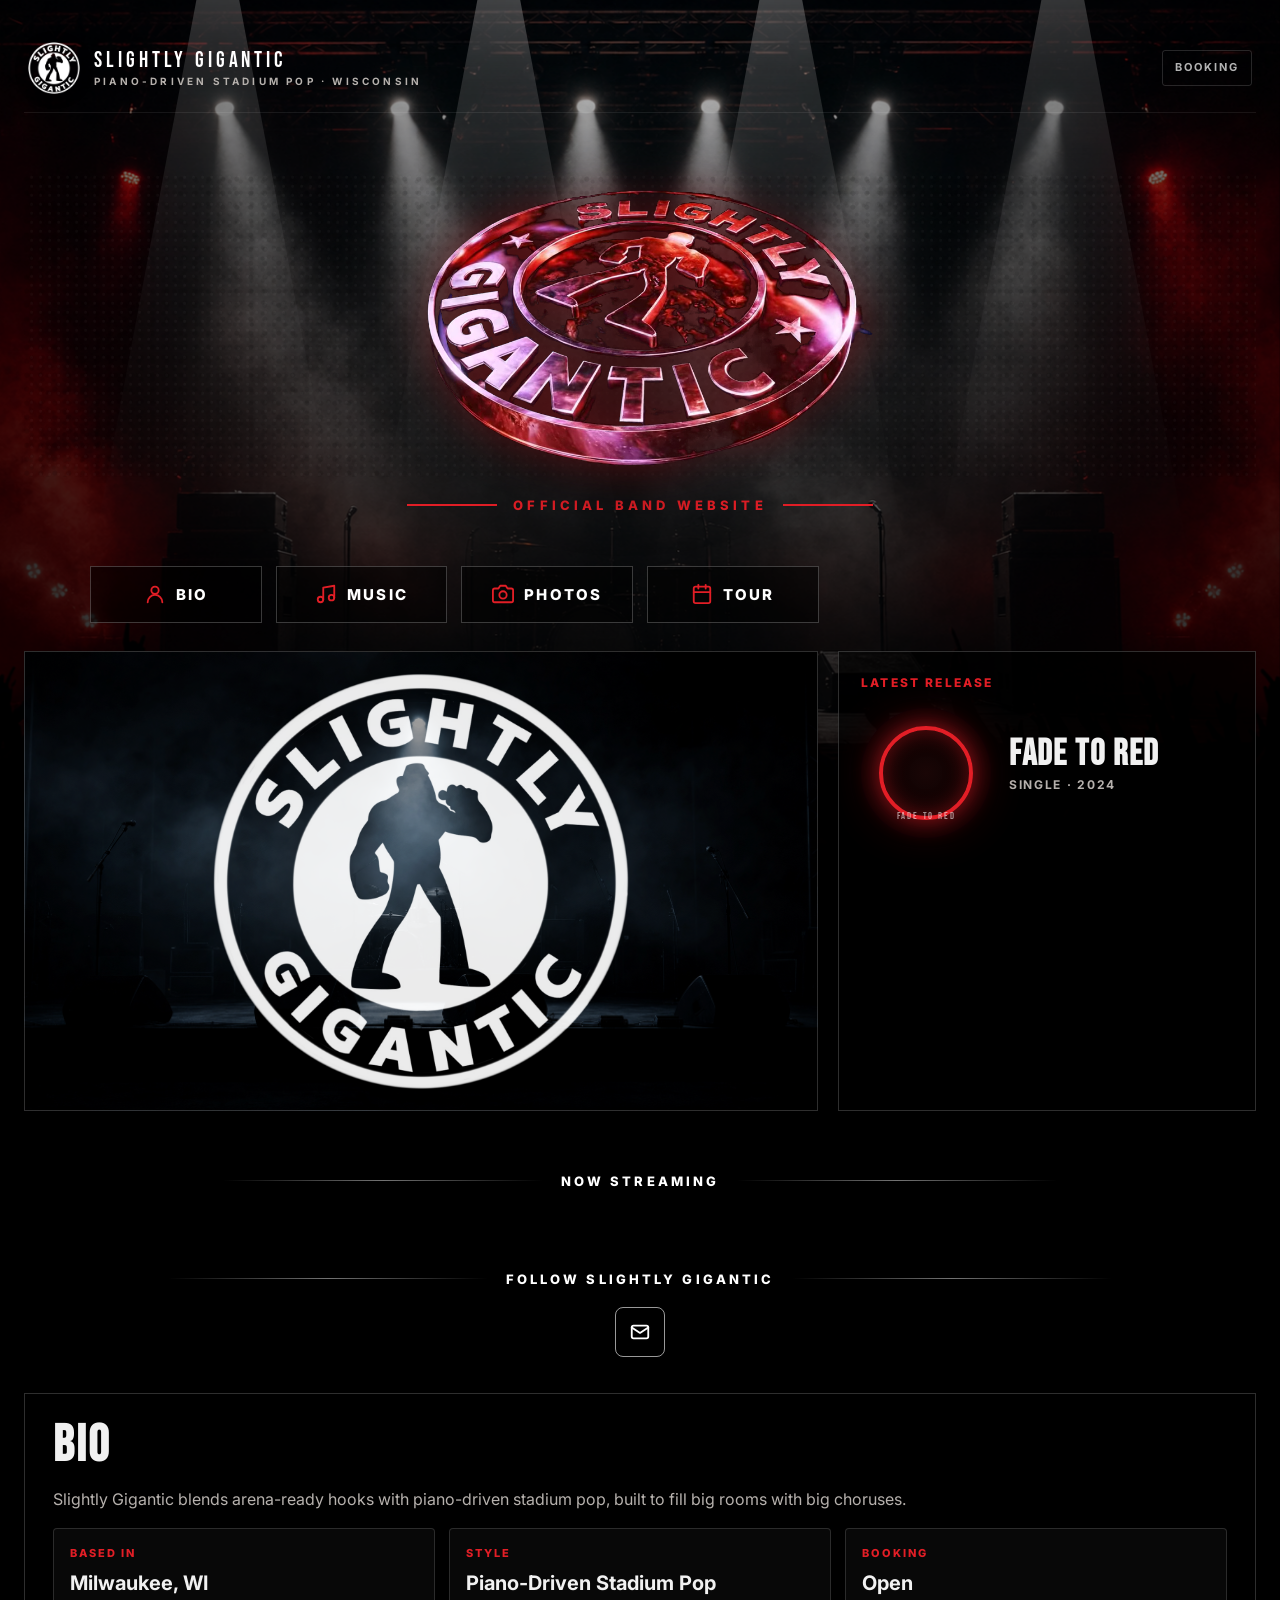
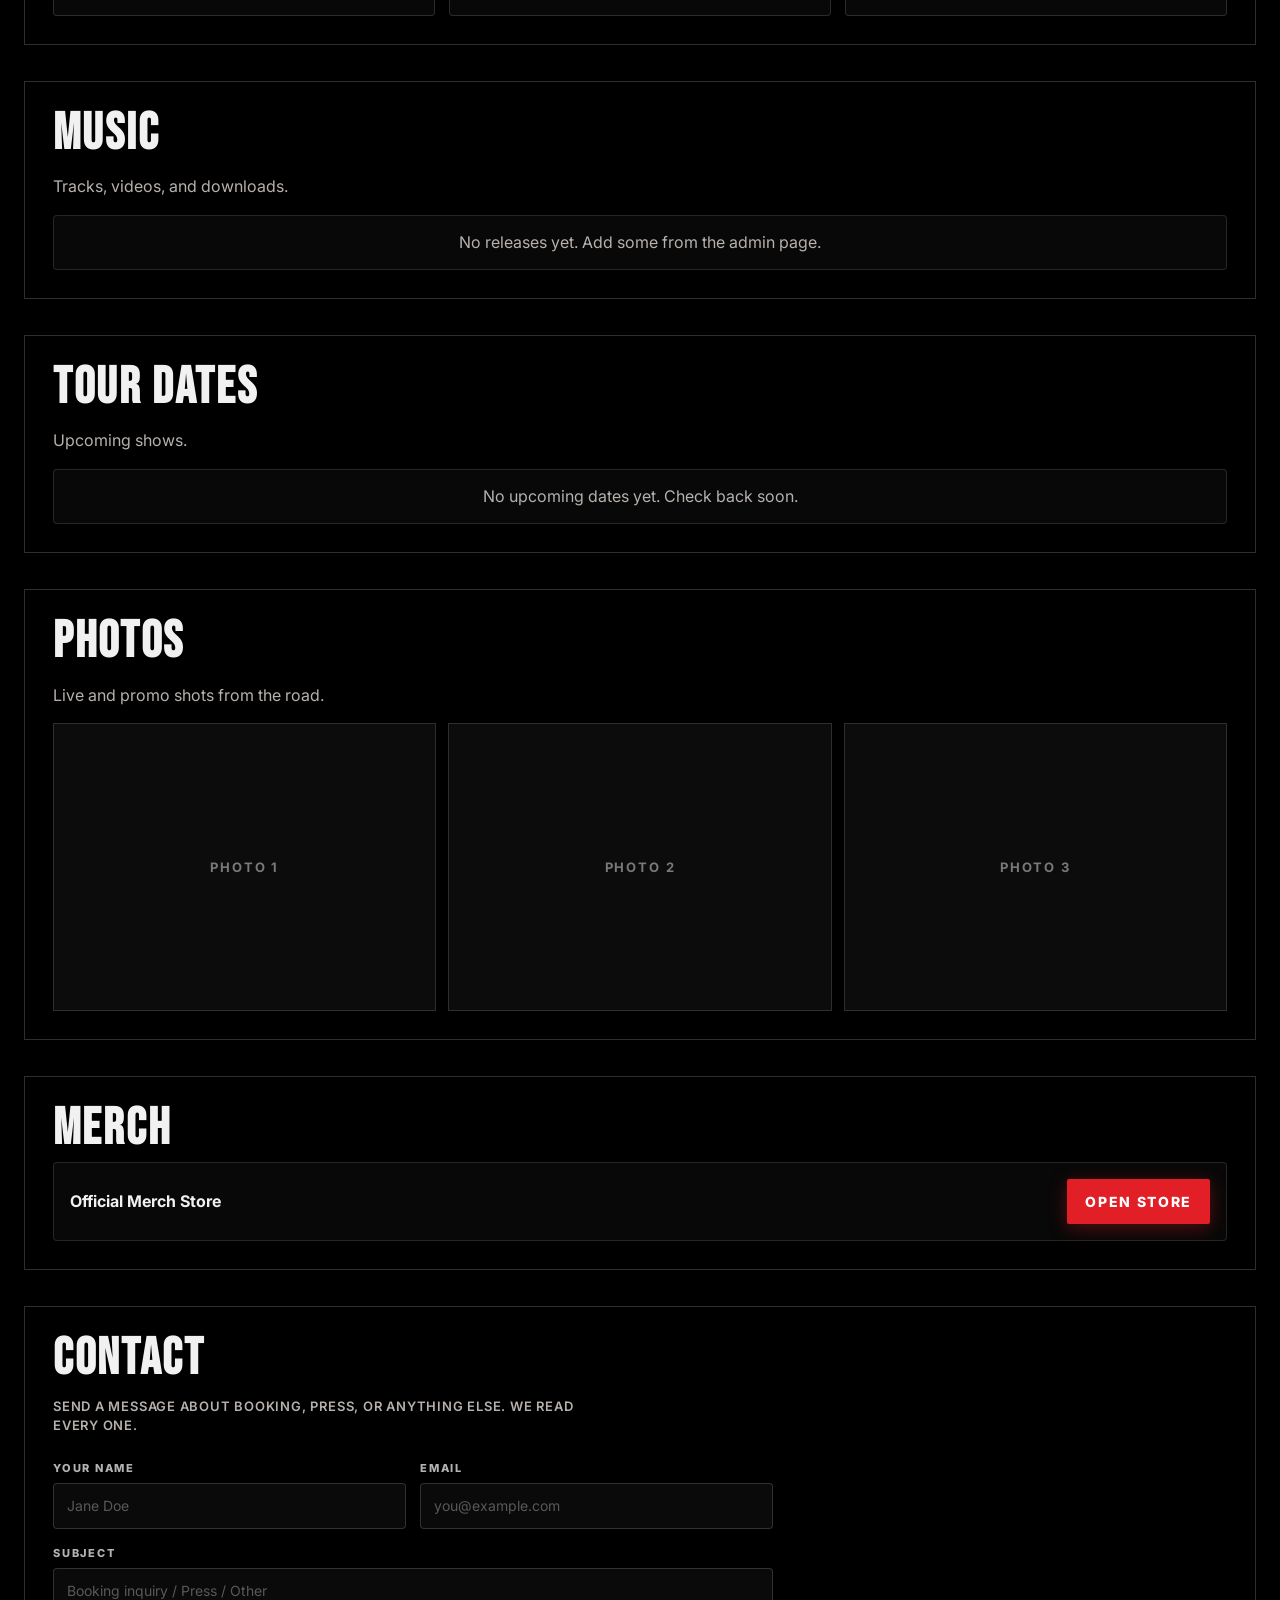
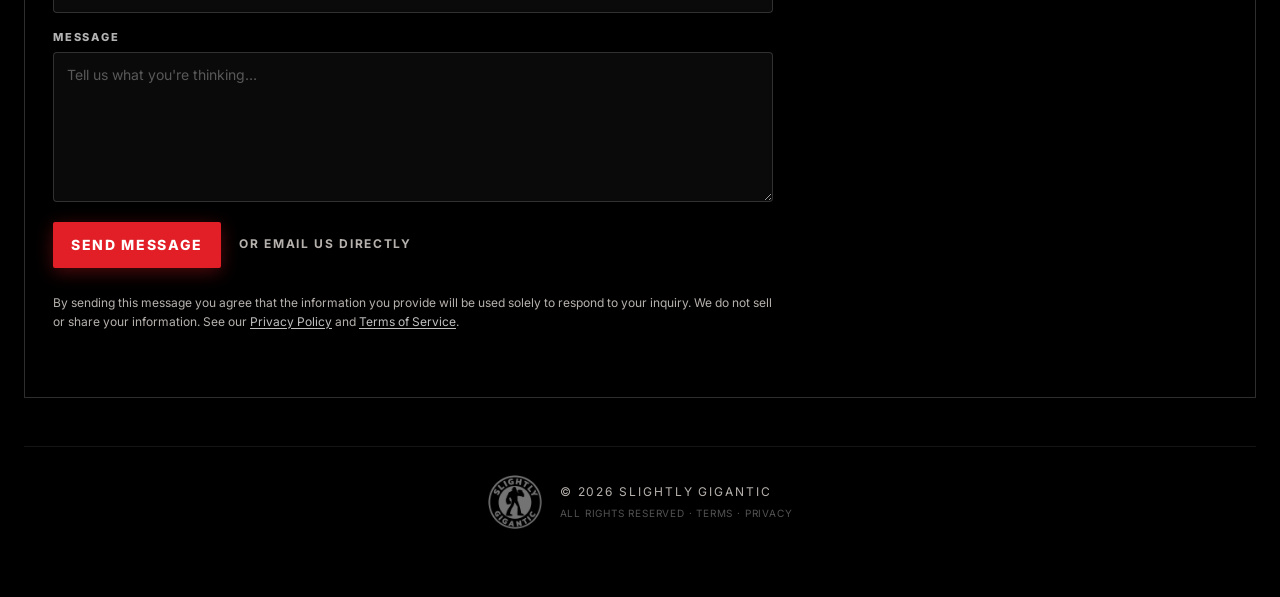
<file: index.html>
<!doctype html>
<html lang="en">
<head>
<meta charset="utf-8" />
<meta name="viewport" content="width=device-width, initial-scale=1" />
<title>Slightly Gigantic — Official Band Website</title>
<link rel="icon" type="image/png" sizes="32x32" href="images/favicon-32.png">
<link rel="icon" type="image/png" sizes="64x64" href="images/favicon-64.png">
<link rel="shortcut icon" href="images/favicon.ico">
<link rel="apple-touch-icon" sizes="256x256" href="images/logo-256.png">
<meta name="description" content="Slightly Gigantic — official band website. Bio, music, photos, merch, and booking." />
<meta name="theme-color" content="#e10b1e" />

<!-- Open Graph (Facebook, iMessage, LinkedIn, Discord, Slack) -->
<meta property="og:type" content="website" />
<meta property="og:site_name" content="Slightly Gigantic" />
<meta property="og:title" content="Slightly Gigantic — Official Band Website" />
<meta property="og:description" content="Piano-driven stadium pop from Wisconsin. Music, photos, tour dates, merch, and booking." />
<meta property="og:url" content="https://slightlygiganticband.com/" />
<meta property="og:image" content="https://slightlygiganticband.com/images/og-preview.jpg" />
<meta property="og:image:width" content="1200" />
<meta property="og:image:height" content="630" />
<meta property="og:image:alt" content="Slightly Gigantic logo on a concert stage" />

<!-- Twitter / X card -->
<meta name="twitter:card" content="summary_large_image" />
<meta name="twitter:title" content="Slightly Gigantic — Official Band Website" />
<meta name="twitter:description" content="Piano-driven stadium pop from Wisconsin. Music, photos, tour dates, merch, and booking." />
<meta name="twitter:image" content="https://slightlygiganticband.com/images/og-preview.jpg" />
<meta name="twitter:image:alt" content="Slightly Gigantic logo on a concert stage" />
<link rel="preconnect" href="https://fonts.googleapis.com">
<link rel="preconnect" href="https://fonts.gstatic.com" crossorigin>
<link href="https://fonts.googleapis.com/css2?family=Bebas+Neue&family=Inter:wght@500;600;700;800;900&display=swap" rel="stylesheet">
<link rel="stylesheet" href="styles.css?v=20260715a">
<style>
  :root {
    --bg: #0a0606;
    --panel: rgba(0,0,0,0.55);
    --panel-strong: rgba(0,0,0,0.78);
    --line: rgba(255,255,255,0.18);
    --line-strong: rgba(255,255,255,0.32);
    --text: #f1f1f1;
    --muted: #b6b1ad;
    --red: #e21e26;
    --red-bright: #ff2b32;
    --red-glow: rgba(226,30,38,0.55);
    --shadow: 0 22px 60px rgba(0,0,0,0.55);
    --display: "Bebas Neue", Impact, "Arial Narrow Bold", sans-serif;
    --body: "Inter", system-ui, -apple-system, "Segoe UI", sans-serif;
  }

  *, *::before, *::after { box-sizing: border-box; }
  html, body { margin: 0; padding: 0; }
  body {
    font-family: var(--body);
    color: var(--text);
    min-height: 100dvh;
    background: #000;
    line-height: 1.55;
    -webkit-font-smoothing: antialiased;
  }
  a { color: inherit; text-decoration: none; }
  img, svg { display: block; max-width: 100%; height: auto; }
  button { font: inherit; cursor: pointer; background: none; border: 0; color: inherit; }

  /* === Fullscreen concert backdrop === */
  .backdrop {
    position: fixed;
    inset: 0;
    z-index: 0;
    background-image: url("images/stage-bg.png");
    background-size: cover;
    background-position: center top;
    background-repeat: no-repeat;
  }
  .backdrop::after {
    content: "";
    position: absolute;
    inset: 0;
    background:
      radial-gradient(ellipse at 50% 0%, rgba(0,0,0,0) 0%, rgba(0,0,0,0.35) 60%, rgba(0,0,0,0.78) 100%),
      linear-gradient(180deg, rgba(0,0,0,0.25) 0%, rgba(0,0,0,0.55) 70%, rgba(0,0,0,0.95) 100%);
    pointer-events: none;
  }

  /* === Animated stage spotlights (overlay on the backdrop image) === */
  .spotlights {
    position: absolute;
    inset: 0;
    pointer-events: none;
    overflow: hidden;
    /* The hero photo is roughly the top ~60vh; keep beams within that area */
    mix-blend-mode: screen;   /* additive look against the dark photo */
    z-index: 0;
  }
  .beam {
    position: absolute;
    top: -6%;                 /* originate just above the rig */
    width: 22vw;
    min-width: 180px;
    max-width: 380px;
    height: 70vh;
    min-height: 380px;
    /* Soft cone of light: narrow & bright at the top, wide & faint at the bottom */
    background: linear-gradient(
      180deg,
      rgba(255,255,255,0.55) 0%,
      rgba(255,255,255,0.28) 20%,
      rgba(255,255,255,0.10) 55%,
      rgba(255,255,255,0.00) 100%
    );
    /* Triangle/cone silhouette */
    clip-path: polygon(46% 0%, 54% 0%, 96% 100%, 4% 100%);
    filter: blur(14px);
    transform-origin: 50% 0%;
    will-change: transform, opacity;
    opacity: 0.85;
  }
  /* Four beams across the rig, each with its own slow sway timing */
  .beam-1 { left:  6%;  animation: beamSway1 11s ease-in-out infinite; }
  .beam-2 { left: 28%;  animation: beamSway2 14s ease-in-out infinite; }
  .beam-3 { left: 50%;  animation: beamSway3 12s ease-in-out infinite; }
  .beam-4 { left: 72%;  animation: beamSway4 15s ease-in-out infinite; }

  @keyframes beamSway1 {
    0%   { transform: rotate(-10deg); opacity: 0.65; }
    50%  { transform: rotate( 10deg); opacity: 0.95; }
    100% { transform: rotate(-10deg); opacity: 0.65; }
  }
  @keyframes beamSway2 {
    0%   { transform: rotate(  8deg); opacity: 0.80; }
    50%  { transform: rotate( -8deg); opacity: 0.55; }
    100% { transform: rotate(  8deg); opacity: 0.80; }
  }
  @keyframes beamSway3 {
    0%   { transform: rotate( -6deg); opacity: 0.90; }
    50%  { transform: rotate(  6deg); opacity: 0.70; }
    100% { transform: rotate( -6deg); opacity: 0.90; }
  }
  @keyframes beamSway4 {
    0%   { transform: rotate( 12deg); opacity: 0.60; }
    50%  { transform: rotate(-12deg); opacity: 0.90; }
    100% { transform: rotate( 12deg); opacity: 0.60; }
  }

  /* Respect users who prefer no motion */
  @media (prefers-reduced-motion: reduce) {
    .beam { animation: none; opacity: 0.7; }
  }

  .shell {
    position: relative;
    z-index: 1;
    max-width: 1320px;
    margin: 0 auto;
    padding: 28px 24px 40px;
  }

  /* === Hero title (massive, distressed) === */
  .hero {
    text-align: center;
    padding: 40px 0 18px;
  }
  .hero-title {
    font-family: var(--display);
    font-weight: 400;
    font-size: clamp(72px, 13vw, 200px);
    line-height: 0.88;
    letter-spacing: 0.02em;
    margin: 0;
    text-transform: uppercase;
    color: #ebe7e3;
    /* concrete/distressed look via layered shadows + a noisy mask */
    text-shadow:
      0 2px 0 rgba(0,0,0,0.6),
      0 4px 22px rgba(0,0,0,0.85),
      0 0 60px rgba(0,0,0,0.4);
    position: relative;
  }
  .hero-title .line { display: block; }

  /* === Hero illustrated logo (replaces the giant text headline) === */
  .hero-logo {
    /* Override the text-only headline styling so the image sits cleanly */
    text-shadow: none;
    margin: 0;
    padding: 0;
    line-height: 0;
    font-size: 0;        /* kill the inherited huge font box */
  }
  .hero-logo::before { content: none; }   /* drop the grit pattern overlay */
  .hero-logo-img, .hero-logo-video {
    display: block;
    margin: 0 auto;
    width: clamp(260px, 42vw, 560px);
    height: auto;
    filter:
      drop-shadow(0 0 22px rgba(226,30,38,0.35))
      drop-shadow(0 8px 30px rgba(0,0,0,0.7));
  }
  /* Hide the source video off-screen — the canvas below renders the visible frames
     with black pixels replaced by transparent via JS chromakey. This works on every
     browser (iOS Safari, Android, desktop) without relying on alpha video formats. */
  .hero-logo-video {
    position: absolute;
    left: -99999px;
    width: 1px;
    height: 1px;
    opacity: 0;
    pointer-events: none;
  }
  .hero-logo-canvas {
    display: block;
    margin: 0 auto;
    width: clamp(260px, 42vw, 560px);
    height: auto;
    pointer-events: none;
    filter:
      drop-shadow(0 0 22px rgba(226,30,38,0.35))
      drop-shadow(0 8px 30px rgba(0,0,0,0.7));
  }
  @media (max-width: 720px) {
    .hero-logo-canvas { width: min(78vw, 420px); }
  }
  .hero-logo-img {
    /* The static PNG already has transparency, so skip the keyer for it */
    filter:
      drop-shadow(0 0 22px rgba(226,30,38,0.35))
      drop-shadow(0 8px 30px rgba(0,0,0,0.7));
  }
  @media (max-width: 720px) {
    .hero-logo-img, .hero-logo-video { width: min(78vw, 420px); }
  }

  /* Subtle stone/grit overlay on the headline */
  .hero-title::before {
    content: "";
    position: absolute; inset: 0;
    background-image:
      radial-gradient(circle at 20% 30%, rgba(0,0,0,0.18) 0 2px, transparent 3px),
      radial-gradient(circle at 70% 60%, rgba(0,0,0,0.14) 0 1.5px, transparent 2.5px),
      radial-gradient(circle at 40% 80%, rgba(0,0,0,0.12) 0 1.5px, transparent 2.5px),
      radial-gradient(circle at 85% 25%, rgba(255,255,255,0.05) 0 1px, transparent 2px);
    background-size: 14px 14px, 11px 11px, 17px 17px, 9px 9px;
    mix-blend-mode: multiply;
    pointer-events: none;
    opacity: 0.55;
  }

  .hero-sub {
    margin-top: 18px;
    display: inline-flex;
    align-items: center;
    gap: 16px;
    text-transform: uppercase;
    font-weight: 800;
    letter-spacing: 0.32em;
    font-size: 13px;
    color: var(--red);
  }
  .hero-sub::before, .hero-sub::after {
    content: "";
    width: 90px;
    height: 2px;
    background: var(--red);
  }

  /* === Primary nav (icon buttons) === */
  .nav {
    display: grid;
    grid-template-columns: repeat(6, 1fr);
    gap: 14px;
    max-width: 1100px;
    margin: 32px auto 28px;
  }
  .nav a {
    display: inline-flex;
    align-items: center;
    justify-content: center;
    gap: 10px;
    padding: 16px 18px;
    background: rgba(0,0,0,0.55);
    border: 1px solid rgba(255,255,255,0.22);
    color: #fff;
    text-transform: uppercase;
    font-weight: 800;
    letter-spacing: 0.14em;
    font-size: 15px;
    transition: border-color .15s ease, background .15s ease, transform .15s ease;
    min-height: 56px;
  }
  .nav a:hover { border-color: var(--red); background: rgba(40,0,0,0.7); transform: translateY(-1px); }
  .nav a svg { width: 22px; height: 22px; color: var(--red); }

  /* === Main content grid === */
  .grid {
    display: grid;
    grid-template-columns: minmax(0, 1.9fr) minmax(320px, 1fr);
    gap: 20px;
    margin-top: 8px;
  }

  /* === Brand bar (top of every page) === */
  .brandbar {
    display: flex; align-items: center; gap: 14px;
    padding: 14px 4px 18px;
    border-bottom: 1px solid rgba(255,255,255,0.08);
    margin-bottom: 22px;
  }
  .brandbar .brand-mark {
    width: 52px; height: 52px;
    background: url("images/logo-256.png") center/contain no-repeat;
    filter: drop-shadow(0 2px 6px rgba(0,0,0,0.6));
    flex-shrink: 0;
  }
  .brandbar .brand-text {
    display: flex; flex-direction: column; line-height: 1; gap: 4px;
  }
  .brandbar .brand-name {
    font-family: var(--display);
    font-size: 22px; letter-spacing: 0.18em; text-transform: uppercase;
    color: #fff; font-weight: 400;
  }
  .brandbar .brand-tag {
    font-size: 10px; letter-spacing: 0.32em; text-transform: uppercase;
    color: var(--muted); font-weight: 700;
  }
  .brandbar .brand-spacer { flex: 1; }
  .brandbar .brand-cta {
    display: inline-flex; align-items: center; gap: 8px;
    font-size: 11px; letter-spacing: 0.18em; text-transform: uppercase;
    color: rgba(255,255,255,0.7); text-decoration: none; font-weight: 700;
    padding: 8px 12px; border: 1px solid rgba(255,255,255,0.15); border-radius: 3px;
    transition: all 0.18s ease;
  }
  .brandbar .brand-cta:hover {
    color: #fff; border-color: rgba(255,255,255,0.4);
    background: rgba(255,255,255,0.04);
  }
  /* Solid red Text Club button (header) — sits next to Booking */
  .brandbar .brand-cta.cta-primary {
    background: var(--red);
    border-color: var(--red);
    color: #fff;
  }
  .brandbar .brand-cta.cta-primary:hover {
    background: var(--red-bright, #ff2233);
    border-color: var(--red-bright, #ff2233);
    color: #fff;
  }
  .brandbar .brand-cta-group {
    display: inline-flex; gap: 8px; align-items: center;
  }
  @media (max-width: 720px) {
    .brandbar .brand-mark { width: 42px; height: 42px; }
    .brandbar .brand-name { font-size: 17px; letter-spacing: 0.14em; }
    .brandbar .brand-tag { font-size: 9px; letter-spacing: 0.24em; }
    /* On mobile, keep the primary (Text Club) but hide the secondary (Booking)
       so the header stays tidy. Booking is still reachable via the Contact section. */
    .brandbar .brand-cta:not(.cta-primary) { display: none; }
    .brandbar .brand-cta.cta-primary { padding: 6px 10px; font-size: 10px; letter-spacing: 0.14em; }
  }

  /* Feature / band photo panel */
  .feature {
    position: relative;
    min-height: 460px;
    border: 1px solid rgba(255,255,255,0.18);
    background-color: #0c0c0c;
    background-image: url("images/stage-empty.png");
    background-size: cover;
    background-position: center;
    overflow: hidden;
    display: flex;
    align-items: center;
    justify-content: center;
    transition: border-color 0.4s ease;
  }
  /* When a real band photo is loaded, the photo's alpha is feathered to 0
     at every edge using a CSS mask, so the rectangle dissolves into the
     dark page instead of meeting it at a hard line. */
  .feature.has-photo {
    border-color: transparent;
    border-radius: 28px;
    background-color: transparent;
    box-shadow: none;
    /* Combine an X-axis fade and a Y-axis fade. Where either is 0, the
       photo becomes fully transparent — guaranteeing all four edges blend. */
    -webkit-mask-image:
      linear-gradient(to right,  transparent 0%, #000 14%, #000 86%, transparent 100%),
      linear-gradient(to bottom, transparent 0%, #000 12%, #000 88%, transparent 100%);
    -webkit-mask-composite: source-in;
            mask-image:
      linear-gradient(to right,  transparent 0%, #000 14%, #000 86%, transparent 100%),
      linear-gradient(to bottom, transparent 0%, #000 12%, #000 88%, transparent 100%);
            mask-composite: intersect;
  }
  /* edge-fade overlay no longer needed — mask handles the fade */
  .feature.has-photo .feature-edge-fade { display: none; }
  /* Faded logo watermark BEHIND any band photo / stage backdrop */
  .feature::before {
    content: "";
    position: absolute; inset: 0;
    background: url("images/logo-hero.png") center/min(72%, 520px) no-repeat;
    opacity: 0.10;
    mix-blend-mode: screen;
    pointer-events: none;
    z-index: 1;
    transition: opacity 0.4s ease;
  }
  .feature.has-photo { overflow: hidden; }
  .feature.has-photo::before { opacity: 0.16; }
  .feature::after {
    content: "";
    position: absolute; inset: 0;
    background: radial-gradient(ellipse at 50% 35%, rgba(0,0,0,0) 0%, rgba(0,0,0,0.55) 75%, rgba(0,0,0,0.85) 100%);
    z-index: 2;
  }
  .feature-label {
    position: relative;
    z-index: 3;
    font-family: var(--display);
    font-size: clamp(40px, 5vw, 72px);
    letter-spacing: 0.06em;
    text-transform: uppercase;
    color: rgba(255,255,255,0.78);
    text-align: center;
    line-height: 0.95;
    text-shadow: 0 4px 18px rgba(0,0,0,0.85);
  }
  /* Logo empty-state: when no band photo is uploaded, show the logo big */
  .feature.empty .feature-label { display: none; }
  .feature-logo {
    position: relative; z-index: 3;
    width: min(70%, 420px); aspect-ratio: 1/1;
    background: url("images/logo-hero.png") center/contain no-repeat;
    opacity: 0.92;
    filter: drop-shadow(0 8px 30px rgba(0,0,0,0.7));
    display: none;
  }
  .feature.empty .feature-logo { display: block; }
  .feature.empty::before { opacity: 0; }
  .feature.empty::after { background: radial-gradient(ellipse at 50% 50%, rgba(0,0,0,0) 0%, rgba(0,0,0,0.3) 100%); }
  /* Portrait / squarish band photo: letterbox instead of cropping faces.
     The faded logo watermark + dark vignette fill the letterbox bars so it
     reads as intentional staging, not empty padding. */
  .feature.has-photo.portrait-photo {
    background-size: contain;
    background-repeat: no-repeat;
    background-position: center;
    /* Give portrait shots more vertical room so they don't look tiny */
    min-height: 560px;
  }
  .feature.has-photo.portrait-photo::after { background: radial-gradient(ellipse at 50% 35%, rgba(0,0,0,0) 0%, rgba(0,0,0,0.25) 70%, rgba(0,0,0,0.55) 100%); }
  @media (max-width: 760px) {
    .feature.has-photo.portrait-photo { min-height: 480px; }
  }
  /* Landscape band photo: anchor to the top so heads aren't cut off when
     the panel is shorter than the photo's aspect ratio. */
  .feature.has-photo:not(.portrait-photo) { background-position: center top; }

  /* Sidebar */
  .sidebar { display: grid; gap: 20px; }

  .card {
    border: 1px solid rgba(255,255,255,0.18);
    background: rgba(0,0,0,0.72);
    overflow: hidden;
    position: relative;
  }

  /* Merch card */
  .merch-card { padding: 22px; display: grid; grid-template-columns: 1fr 1fr; gap: 16px; align-items: center; }
  .merch-text h3 {
    font-family: var(--display);
    font-size: 40px;
    margin: 0 0 8px;
    letter-spacing: 0.04em;
    text-transform: uppercase;
    line-height: 0.95;
  }
  .merch-text p { color: var(--muted); margin: 0 0 14px; text-transform: uppercase; font-size: 13px; letter-spacing: 0.06em; font-weight: 600; line-height: 1.4; }
  .merch-image {
    width: 100%;
    aspect-ratio: 3 / 2;
    background-image: url("images/merch.png?v=20260529c");
    background-size: cover;
    background-position: center;
    border-radius: 4px;
  }

  /* Red CTA button */
  .btn-red {
    display: inline-flex;
    align-items: center;
    justify-content: space-between;
    gap: 12px;
    padding: 12px 18px;
    background: var(--red);
    color: #fff;
    font-weight: 800;
    text-transform: uppercase;
    letter-spacing: 0.12em;
    font-size: 14px;
    border-radius: 2px;
    transition: background .15s ease, transform .15s ease;
    box-shadow: 0 4px 18px rgba(226,30,38,0.35);
  }
  .btn-red:hover { background: var(--red-bright); transform: translateY(-1px); }
  .btn-red svg { width: 14px; height: 14px; }

  /* Release card */
  .release-card { padding: 22px; }
  .eyebrow {
    color: var(--red);
    font-weight: 800;
    text-transform: uppercase;
    letter-spacing: 0.18em;
    font-size: 12px;
    margin-bottom: 16px;
  }
  .release-grid {
    display: grid;
    grid-template-columns: 130px 1fr;
    gap: 18px;
    align-items: center;
  }
  .album-art-wrap {
    width: 130px;
    height: 130px;
    position: relative;
  }
  .album-art {
    width: 130px;
    height: 130px;
    border-radius: 6px;
    object-fit: cover;
    display: block;
    box-shadow:
      0 0 22px rgba(226,30,38,0.35),
      0 8px 24px rgba(0,0,0,0.55),
      0 0 0 1px rgba(255,255,255,0.06) inset;
  }
  .album-disc {
    width: 130px;
    height: 130px;
    border-radius: 50%;
    background: radial-gradient(circle at 50% 50%, #1a0606 0%, #050000 60%);
    position: relative;
    display: grid;
    place-items: center;
  }
  .album-disc::before {
    content: "";
    position: absolute;
    inset: 18px;
    border-radius: 50%;
    border: 4px solid var(--red);
    box-shadow:
      0 0 24px var(--red-glow),
      0 0 50px rgba(226,30,38,0.35),
      inset 0 0 22px rgba(226,30,38,0.45);
  }
  .album-disc::after {
    content: "FADE TO RED";
    position: absolute;
    bottom: 14px;
    font-family: var(--display);
    font-size: 10px;
    letter-spacing: 0.18em;
    color: rgba(255,255,255,0.55);
  }
  .release-info h3 {
    font-family: var(--display);
    font-size: 36px;
    margin: 0 0 4px;
    letter-spacing: 0.04em;
    text-transform: uppercase;
    line-height: 0.95;
  }
  .release-info .meta {
    color: var(--muted);
    font-size: 12px;
    letter-spacing: 0.14em;
    text-transform: uppercase;
    font-weight: 700;
    margin-bottom: 14px;
  }
  .stream-list { display: grid; gap: 8px; }
  .stream-link {
    display: flex;
    align-items: center;
    gap: 10px;
    padding: 10px 12px;
    background: rgba(255,255,255,0.04);
    border: 1px solid rgba(255,255,255,0.12);
    border-radius: 4px;
    text-transform: uppercase;
    font-weight: 800;
    letter-spacing: 0.12em;
    font-size: 12px;
    transition: background .15s ease, border-color .15s ease;
  }
  .stream-link:hover { background: rgba(255,255,255,0.08); border-color: rgba(255,255,255,0.22); }
  .stream-link .platform-icon {
    width: 22px; height: 22px;
    display: grid; place-items: center;
    border-radius: 50%;
  }
  .stream-link .platform-icon svg { width: 14px; height: 14px; }
  .stream-link .label { flex: 1; }
  .stream-link .chev { color: rgba(255,255,255,0.55); }
  .platform-icon.spotify    { background: #1db954; color: #000; }
  .platform-icon.apple      { background: #fff;    color: #000; }
  .platform-icon.youtube    { background: #ff0000; color: #fff; }
  .platform-icon.amazon     { background: #00a8e1; color: #fff; }
  .platform-icon.soundcloud { background: #ff5500; color: #fff; }
  .platform-icon.pandora    { background: #3668ff; color: #fff; }

  /* === Social row === */
  .social-wrap {
    margin-top: 36px;
    padding-top: 24px;
    text-align: center;
  }
  .social-rule {
    display: flex; align-items: center; gap: 18px;
    justify-content: center; margin-bottom: 18px;
  }
  .social-rule::before, .social-rule::after {
    content: ""; flex: 1; max-width: 320px;
    height: 1px; background: linear-gradient(90deg, transparent, rgba(255,255,255,0.45), transparent);
  }
  .social-rule span {
    text-transform: uppercase; letter-spacing: 0.24em;
    font-weight: 800; font-size: 13px; color: #fff;
  }
  .socials { display: flex; justify-content: center; gap: 16px; flex-wrap: wrap; }
  .socials a {
    width: 50px; height: 50px;
    display: grid; place-items: center;
    border: 1.5px solid rgba(255,255,255,0.6);
    border-radius: 8px;
    color: #fff;
    transition: border-color .15s ease, color .15s ease, background .15s ease, transform .15s ease;
  }
  .socials a:hover { border-color: var(--red); color: var(--red); transform: translateY(-2px); }
  .socials a svg { width: 22px; height: 22px; }

  /* === Inner sections === */
  .section {
    margin-top: 36px;
    padding: 28px;
    background: rgba(0,0,0,0.78);
    border: 1px solid rgba(255,255,255,0.18);
    scroll-margin-top: 24px;
  }
  .section h2 {
    font-family: var(--display);
    font-size: clamp(36px, 4vw, 56px);
    margin: 0 0 8px;
    text-transform: uppercase;
    letter-spacing: 0.04em;
    line-height: 0.95;
  }
  .section p { color: var(--muted); }
  .section .eyebrow { margin-bottom: 8px; }

  .stat-row { display: grid; grid-template-columns: repeat(3, 1fr); gap: 14px; margin-top: 16px; }
  .stat { padding: 16px; border: 1px solid rgba(255,255,255,0.14); background: rgba(255,255,255,0.03); border-radius: 4px; }
  .stat .eyebrow { font-size: 11px; margin-bottom: 6px; }
  .stat strong { display: block; font-size: 20px; font-weight: 700; }

  .track-list { display: grid; gap: 10px; margin-top: 8px; }
  .track {
    display: flex; align-items: center; justify-content: space-between;
    gap: 16px; padding: 14px 16px;
    border: 1px solid rgba(255,255,255,0.12); background: rgba(255,255,255,0.03); border-radius: 4px;
  }
  .track strong { display: block; font-size: 15px; }
  .track span { color: var(--muted); font-size: 13px; }

  /* Music releases */
  .release-grid-section { display: grid; gap: 20px; margin-top: 8px; }
  .release-card-row {
    display: grid; grid-template-columns: 220px 1fr; gap: 22px;
    padding: 20px; border: 1px solid rgba(255,255,255,0.12);
    background: rgba(255,255,255,0.03); border-radius: 4px;
    align-items: start;
  }
  .release-card-row .art {
    width: 100%; aspect-ratio: 1/1; background: #0c0c0c;
    background-size: cover; background-position: center;
    border: 1px solid rgba(255,255,255,0.14); border-radius: 4px;
    position: relative; overflow: hidden;
  }
  .release-card-row .art img.art-img {
    position: absolute; inset: 0;
    width: 100%; height: 100%;
    object-fit: cover; object-position: center;
    display: block;
  }
  .release-card-row .art .play-badge {
    position: absolute; right: 10px; bottom: 10px;
    width: 44px; height: 44px; border-radius: 999px;
    background: var(--red); color: #fff;
    display: grid; place-items: center;
    box-shadow: 0 4px 18px rgba(226,30,38,0.45);
    pointer-events: none;
  }
  .release-card-row .art .play-badge svg { width: 18px; height: 18px; }
  /* When .art is a <button> (because a video is attached), strip default button chrome
     so it looks identical to the static div version, and add cursor + hover affordance. */
  .release-card-row button.art-button {
    padding: 0;
    margin: 0;
    font: inherit;
    color: inherit;
    cursor: pointer;
    appearance: none;
    -webkit-appearance: none;
    display: block;
    transition: transform 180ms ease, box-shadow 180ms ease;
  }
  .release-card-row button.art-button:hover {
    transform: translateY(-2px);
    box-shadow: 0 10px 30px rgba(226,30,38,0.25);
  }
  .release-card-row button.art-button:hover .play-badge {
    transform: scale(1.08);
  }
  .release-card-row button.art-button:focus-visible {
    outline: 2px solid var(--red);
    outline-offset: 3px;
  }
  .release-card-row button.art-button .play-badge {
    transition: transform 180ms ease;
  }
  .release-card-row h3 {
    font-family: var(--display); font-size: 32px; line-height: 1;
    letter-spacing: 0.04em; text-transform: uppercase; margin: 0 0 6px;
  }
  .release-card-row .meta { color: var(--muted); font-size: 13px; letter-spacing: 0.06em; text-transform: uppercase; font-weight: 600; margin-bottom: 12px; }
  .release-card-row .desc { color: var(--muted); font-size: 14px; line-height: 1.55; margin: 0 0 14px; max-width: 60ch; }
  .release-card-row .row-actions { display: flex; flex-wrap: wrap; gap: 10px; margin-top: 4px; }
  .release-card-row .row-actions .btn-red,
  .release-card-row .row-actions .btn-ghost {
    display: inline-flex; align-items: center; gap: 8px;
    padding: 9px 14px; border-radius: 4px;
    font-weight: 800; letter-spacing: 0.08em; text-transform: uppercase; font-size: 12px;
    text-decoration: none;
    border: 1px solid transparent;
  }
  .release-card-row .row-actions .btn-red { background: var(--red); color: #fff; }
  .release-card-row .row-actions .btn-red:hover { background: var(--red-bright); }
  .release-card-row .row-actions .btn-ghost { background: rgba(255,255,255,0.05); color: #fff; border-color: rgba(255,255,255,0.18); }
  .release-card-row .row-actions .btn-ghost:hover { background: rgba(255,255,255,0.1); border-color: rgba(255,255,255,0.3); }
  .release-card-row .row-actions svg { width: 14px; height: 14px; }
  /* Modern streaming pills — rounded, glassy, with per-platform brand color on hover */
  .release-card-row .stream-mini { display: flex; flex-wrap: wrap; gap: 8px; margin-top: 14px; }
  .release-card-row .stream-mini a {
    --pill-color: #fff;
    --pill-glow: rgba(255,255,255,0.18);
    position: relative;
    display: inline-flex; align-items: center; gap: 8px;
    padding: 8px 14px 8px 11px;
    border-radius: 999px;
    background: linear-gradient(180deg, rgba(255,255,255,0.07), rgba(255,255,255,0.03));
    border: 1px solid rgba(255,255,255,0.14);
    color: #fff;
    font-size: 11px; font-weight: 700; letter-spacing: 0.12em; text-transform: uppercase;
    text-decoration: none;
    backdrop-filter: blur(6px);
    -webkit-backdrop-filter: blur(6px);
    transition: transform 180ms ease, border-color 180ms ease, background 180ms ease, box-shadow 200ms ease, color 180ms ease;
    will-change: transform;
  }
  .release-card-row .stream-mini a::before {
    content: "";
    width: 18px; height: 18px;
    border-radius: 999px;
    background: var(--pill-color);
    background-image: var(--pill-icon);
    background-size: 60% 60%;
    background-repeat: no-repeat;
    background-position: center;
    flex-shrink: 0;
    box-shadow: 0 0 0 1px rgba(0,0,0,0.25) inset;
    transition: transform 180ms ease, box-shadow 200ms ease;
  }
  .release-card-row .stream-mini a:hover {
    transform: translateY(-1px);
    border-color: var(--pill-color);
    background: linear-gradient(180deg, rgba(255,255,255,0.10), rgba(255,255,255,0.04));
    box-shadow: 0 6px 18px -6px var(--pill-glow);
  }
  .release-card-row .stream-mini a:hover::before { transform: scale(1.08); }
  .release-card-row .stream-mini a:focus-visible {
    outline: 2px solid var(--pill-color);
    outline-offset: 3px;
  }
  .release-card-row .stream-mini a:active { transform: translateY(0); }
  /* Per-platform colors used in the dot + hover border + glow */
  .release-card-row .stream-mini a[data-platform="spotify"]    { --pill-color: #1DB954; --pill-glow: rgba(29,185,84,0.5);  --pill-icon: url("data:image/svg+xml;utf8,<svg xmlns='http://www.w3.org/2000/svg' viewBox='0 0 24 24' fill='black'><path d='M12 0a12 12 0 100 24 12 12 0 000-24zm5.5 17.3a.75.75 0 01-1 .27c-2.76-1.7-6.24-2.07-10.34-1.13a.75.75 0 11-.34-1.46c4.48-1.03 8.32-.6 11.43 1.32.36.22.46.69.25 1zm1.46-3.27a.94.94 0 01-1.27.32c-3.16-1.94-7.97-2.5-11.7-1.37a.94.94 0 11-.55-1.8c4.27-1.3 9.57-.66 13.21 1.6.44.27.58.85.31 1.25zm.13-3.4c-3.78-2.25-10.03-2.46-13.65-1.36a1.12 1.12 0 11-.65-2.15c4.14-1.26 11.04-1.02 15.4 1.57a1.13 1.13 0 11-1.1 1.94z'/></svg>"); }
  .release-card-row .stream-mini a[data-platform="apple"]      { --pill-color: #fa57c1; --pill-glow: rgba(250,87,193,0.45); --pill-icon: url("data:image/svg+xml;utf8,<svg xmlns='http://www.w3.org/2000/svg' viewBox='0 0 24 24' fill='white'><path d='M19.5 5.5v9.36a3.64 3.64 0 11-1.5-2.94V8.4l-7 1.4v6.7a3.64 3.64 0 11-1.5-2.94V6.3l10-2.05z'/></svg>"); }
  .release-card-row .stream-mini a[data-platform="amazon"]     { --pill-color: #FF9900; --pill-glow: rgba(255,153,0,0.45);  --pill-icon: url("data:image/svg+xml;utf8,<svg xmlns='http://www.w3.org/2000/svg' viewBox='0 0 24 24' fill='black'><path d='M15.7 13.7c-2.5 1.9-6.1 2.9-9.2 2.9-4.4 0-8.3-1.6-11.3-4.3-.2-.2 0-.5.3-.4 3.2 1.9 7.1 3 11.2 3 2.7 0 5.7-.6 8.5-1.7.4-.2.7.3.5.5zm1-1.2c-.3-.4-2.1-.2-2.9-.1-.2 0-.3-.2-.1-.3 1.4-1 3.7-.7 4-.4.3.4-.1 2.6-1.4 3.7-.2.2-.4.1-.3-.1.3-.8.9-2.4.7-2.8z' transform='translate(2 -3)'/><circle cx='8' cy='9' r='3' fill='black'/><circle cx='16' cy='9' r='3' fill='black'/></svg>"); }
  .release-card-row .stream-mini a[data-platform="soundcloud"] { --pill-color: #FF7700; --pill-glow: rgba(255,119,0,0.45);  --pill-icon: url("data:image/svg+xml;utf8,<svg xmlns='http://www.w3.org/2000/svg' viewBox='0 0 24 24' fill='white'><path d='M2 14a1 1 0 011 1v3a1 1 0 11-2 0v-3a1 1 0 011-1zm3-1a1 1 0 011 1v4a1 1 0 11-2 0v-4a1 1 0 011-1zm3-3a1 1 0 011 1v7a1 1 0 11-2 0v-7a1 1 0 011-1zm3-2a1 1 0 011 1v9a1 1 0 11-2 0v-9a1 1 0 011-1zm9 2a4 4 0 11-1 7.87V19a1 1 0 11-2 0V8a4 4 0 015 2z'/></svg>"); }
  .release-card-row .stream-mini a[data-platform="youtube"]    { --pill-color: #FF0033; --pill-glow: rgba(255,0,51,0.45);   --pill-icon: url("data:image/svg+xml;utf8,<svg xmlns='http://www.w3.org/2000/svg' viewBox='0 0 24 24' fill='white'><polygon points='10,8 16,12 10,16'/></svg>"); }
  .release-card-row .stream-mini a[data-platform="pandora"]    { --pill-color: #00A0EE; --pill-glow: rgba(0,160,238,0.45); --pill-icon: url("data:image/svg+xml;utf8,<svg xmlns='http://www.w3.org/2000/svg' viewBox='0 0 24 24' fill='white'><path d='M7 4h7a5 5 0 010 10h-3v6H7V4zm4 3v4h3a2 2 0 100-4h-3z'/></svg>"); }
  .release-card-row .video-wrap {
    margin-top: 14px; width: 100%; aspect-ratio: 16/9;
    background: #000; border: 1px solid rgba(255,255,255,0.14); border-radius: 4px;
    overflow: hidden; display: none;
  }
  .release-card-row .video-wrap.open { display: block; }
  .release-card-row .video-wrap iframe,
  .release-card-row .video-wrap video { width: 100%; height: 100%; display: block; border: 0; background: #000; }
  @media (max-width: 720px) {
    .release-card-row { grid-template-columns: 1fr; }
    .release-card-row .art { max-width: 220px; }
  }

  .photo-grid { display: grid; grid-template-columns: repeat(3, 1fr); gap: 12px; margin-top: 8px; }
  .photo-tile {
    aspect-ratio: 4 / 3;
    border: 1px solid rgba(255,255,255,0.14);
    background-color: #0c0c0c;
    background-size: cover; background-position: center;
    display: grid; place-items: center;
    color: rgba(255,255,255,0.45);
    font-weight: 700; font-size: 13px; letter-spacing: 0.14em; text-transform: uppercase;
    position: relative;
    overflow: hidden;
  }

  .contact-row {
    display: flex; align-items: center; justify-content: space-between;
    gap: 16px; padding: 16px;
    border: 1px solid rgba(255,255,255,0.12); background: rgba(255,255,255,0.03); border-radius: 4px;
  }

  /* Contact form */
  .contact-form {
    margin-top: 24px;
    max-width: 720px;
    display: flex; flex-direction: column; gap: 16px;
    position: relative;
  }
  .contact-form .field-row {
    display: grid; grid-template-columns: 1fr 1fr; gap: 14px;
  }
  @media (max-width: 560px) {
    .contact-form .field-row { grid-template-columns: 1fr; }
  }
  .contact-field { display: flex; flex-direction: column; gap: 6px; }
  .contact-field label {
    font-size: 11px; letter-spacing: 0.16em; text-transform: uppercase;
    font-weight: 800; color: rgba(255,255,255,0.7);
  }
  .contact-field input,
  .contact-field textarea {
    background: rgba(255,255,255,0.04);
    border: 1px solid rgba(255,255,255,0.16);
    border-radius: 4px;
    color: #fff;
    padding: 11px 13px;
    font: inherit; font-size: 14px;
    width: 100%;
    resize: vertical;
    transition: border-color 120ms ease, background 120ms ease;
  }
  .contact-field textarea { min-height: 120px; line-height: 1.5; }
  .contact-field input:focus,
  .contact-field textarea:focus {
    outline: none;
    border-color: var(--red);
    background: rgba(255,255,255,0.06);
  }
  .contact-field input::placeholder,
  .contact-field textarea::placeholder { color: rgba(255,255,255,0.32); }
  .form-actions { display: flex; align-items: center; gap: 18px; flex-wrap: wrap; margin-top: 4px; }
  .btn-ghost-link {
    color: var(--muted); font-size: 12px; letter-spacing: 0.14em;
    text-transform: uppercase; font-weight: 700;
    text-decoration: none; border-bottom: 1px solid transparent;
    transition: color 120ms ease, border-color 120ms ease;
  }
  .btn-ghost-link:hover { color: #fff; border-bottom-color: var(--red); }
  .contact-status {
    margin: 4px 0 0; font-size: 13px; letter-spacing: 0.04em;
    min-height: 18px;
  }
  .contact-disclaimer {
    margin: 10px 0 0; font-size: 12px; line-height: 1.55;
    color: rgba(255,255,255,0.55); max-width: 720px;
  }
  .contact-disclaimer a {
    color: rgba(255,255,255,0.75); text-decoration: underline;
    text-underline-offset: 2px;
  }
  .contact-disclaimer a:hover { color: #fff; }
  .contact-status.success { color: #6ee7a8; }
  .contact-status.error { color: #ff8186; }
  .contact-status.sending { color: rgba(255,255,255,0.7); }
  .contact-setup-note {
    margin: 8px 0 0; padding: 10px 12px;
    background: rgba(255,108,112,0.08);
    border: 1px solid rgba(255,108,112,0.3);
    border-radius: 4px;
    font-size: 12px; color: #ffb4b6;
    line-height: 1.5;
  }
  button[type="submit"]:disabled {
    opacity: 0.6; cursor: not-allowed;
  }

  footer {
    margin-top: 48px; padding: 28px 0;
    color: var(--muted); font-size: 12px;
    letter-spacing: 0.16em; text-transform: uppercase;
    border-top: 1px solid rgba(255,255,255,0.08);
    display: flex; align-items: center; justify-content: center; gap: 18px;
  }
  footer .footer-mark {
    width: 54px; height: 54px;
    background: url("images/logo-256.png") center/contain no-repeat;
    opacity: 0.45;
    flex-shrink: 0;
  }
  footer .footer-text { display: flex; flex-direction: column; gap: 4px; text-align: left; }
  footer .small { display: block; letter-spacing: 0.08em; font-size: 10px; color: rgba(255,255,255,0.32); }

  /* === Responsive === */
  @media (max-width: 1100px) {
    .grid { grid-template-columns: 1fr; }
    .nav { grid-template-columns: repeat(3, 1fr); }
    .photo-grid { grid-template-columns: repeat(2, 1fr); }
  }
  @media (max-width: 680px) {
    .shell { padding: 16px 14px 28px; }
    .nav { grid-template-columns: repeat(2, 1fr); gap: 10px; }
    .nav a { font-size: 13px; padding: 14px 12px; min-height: 50px; text-align: center; }
    .hero-sub::before, .hero-sub::after { width: 30px; }
    .hero-sub { letter-spacing: 0.2em; font-size: 11px; }
    .merch-card { grid-template-columns: 1fr; }
    .release-grid { grid-template-columns: 1fr; justify-items: center; text-align: center; }
    .stat-row { grid-template-columns: 1fr; }
    .photo-grid { grid-template-columns: 1fr; }
  }

  @media (prefers-reduced-motion: reduce) {
    * { transition: none !important; }
  }

  /* ---------- Latest News card (full-width, below nav) ---------- */
  #latestNews {
    display: none; /* Hidden until JS confirms content */
    margin: 18px 0 26px;
    border-radius: 16px;
    border: 1px solid rgba(255,255,255,0.08);
    background:
      linear-gradient(135deg, rgba(225,11,30,0.10) 0%, rgba(225,11,30,0.02) 60%, rgba(20,20,24,0.0) 100%),
      var(--panel, #15151a);
    box-shadow: 0 18px 40px rgba(0,0,0,0.35);
    overflow: hidden;
    position: relative;
  }
  #latestNews.visible { display: block; }
  #latestNews::before {
    content: ""; position: absolute; left: 0; top: 0; bottom: 0; width: 4px;
    background: var(--red);
  }
  .news-inner {
    display: grid;
    grid-template-columns: 1fr;
    gap: 22px;
    padding: 24px 28px 26px 32px;
    align-items: center;
  }
  #latestNews.has-image .news-inner {
    grid-template-columns: minmax(0, 1fr) minmax(0, 380px);
  }
  .news-body { min-width: 0; }
  .news-eyebrow {
    display: inline-block;
    font-size: 10px; letter-spacing: 0.32em; text-transform: uppercase;
    color: var(--red); font-weight: 800;
    margin-bottom: 8px;
  }
  .news-headline {
    font-family: var(--display, 'Bebas Neue', sans-serif);
    font-size: clamp(28px, 3.4vw, 40px);
    line-height: 1.05;
    margin: 0 0 10px;
    letter-spacing: 0.02em;
    color: #fff;
  }
  .news-text {
    color: rgba(255,255,255,0.78);
    font-size: 15px; line-height: 1.55;
    margin: 0 0 16px;
    white-space: pre-wrap;
  }
  .news-cta {
    display: inline-flex; align-items: center; gap: 8px;
    background: var(--red); color: #fff;
    padding: 10px 22px; border-radius: 999px;
    font-weight: 800; text-decoration: none;
    font-size: 13px; letter-spacing: 0.16em; text-transform: uppercase;
    transition: transform 0.15s ease, background 0.15s ease, box-shadow 0.15s ease;
    box-shadow: 0 8px 22px rgba(225,11,30,0.35);
  }
  .news-cta:hover {
    background: var(--red-bright, #ff2233);
    transform: translateY(-1px);
    box-shadow: 0 12px 28px rgba(225,11,30,0.45);
  }
  .news-cta svg { width: 14px; height: 14px; }
  .news-image {
    width: 100%; aspect-ratio: 3 / 2;
    border-radius: 12px;
    background-size: cover; background-position: center;
    background-color: rgba(255,255,255,0.04);
    box-shadow: 0 12px 28px rgba(0,0,0,0.45);
  }
  @media (max-width: 760px) {
    #latestNews.has-image .news-inner {
      grid-template-columns: 1fr;
    }
    .news-image { aspect-ratio: 16 / 9; order: -1; }
    .news-inner { padding: 20px 22px 22px 26px; }
  }

  /* ---------- Booking modal ---------- */
  .booking-modal-overlay {
    position: fixed; inset: 0; z-index: 9999;
    background: rgba(0,0,0,0.78);
    backdrop-filter: blur(6px); -webkit-backdrop-filter: blur(6px);
    display: none; align-items: flex-start; justify-content: center;
    overflow-y: auto; padding: 40px 16px;
    animation: bookingFadeIn .25s ease-out;
  }
  .booking-modal-overlay.open { display: flex; }
  @keyframes bookingFadeIn { from { opacity: 0 } to { opacity: 1 } }
  .booking-modal {
    width: 100%; max-width: 640px;
    background: linear-gradient(180deg, #1a0a0a 0%, #0a0606 100%);
    border: 1px solid rgba(255,80,80,0.35);
    border-radius: 12px;
    box-shadow: 0 30px 80px rgba(255,40,40,0.25), 0 0 0 1px rgba(255,255,255,0.04) inset;
    padding: 28px 28px 24px;
    position: relative;
    color: #fff;
    animation: bookingSlideIn .3s cubic-bezier(.2,.7,.3,1);
  }
  @keyframes bookingSlideIn { from { transform: translateY(-20px); opacity: 0 } to { transform: translateY(0); opacity: 1 } }
  .booking-modal h2 {
    margin: 0 0 4px; font-family: 'Bebas Neue', system-ui, sans-serif;
    font-size: 32px; letter-spacing: .03em; color: #fff;
  }
  .booking-modal .booking-sub {
    margin: 0 0 22px; color: rgba(255,255,255,0.65);
    text-transform: uppercase; font-size: 12px; letter-spacing: .12em; font-weight: 600;
  }
  .booking-close {
    position: absolute; top: 14px; right: 14px;
    width: 36px; height: 36px; border-radius: 8px;
    background: transparent; border: 1px solid rgba(255,255,255,0.15);
    color: rgba(255,255,255,0.7); font-size: 20px; line-height: 1;
    cursor: pointer; transition: all .15s;
  }
  .booking-close:hover { background: rgba(255,255,255,0.08); color: #fff; }
  .booking-form .bf-row { display: grid; gap: 14px; margin-bottom: 14px; }
  .booking-form .bf-row.two { grid-template-columns: 1fr 1fr; }
  @media (max-width: 520px) { .booking-form .bf-row.two { grid-template-columns: 1fr; } }
  .booking-form label {
    display: block; font-size: 11px; letter-spacing: .12em; text-transform: uppercase;
    color: rgba(255,255,255,0.6); font-weight: 600; margin-bottom: 6px;
  }
  .booking-form input, .booking-form select, .booking-form textarea {
    width: 100%; box-sizing: border-box;
    background: rgba(255,255,255,0.04);
    border: 1px solid rgba(255,255,255,0.12);
    border-radius: 8px;
    color: #fff; font-size: 14px; font-family: inherit;
    padding: 11px 13px; transition: border-color .15s, background .15s;
  }
  .booking-form input:focus, .booking-form select:focus, .booking-form textarea:focus {
    outline: none; border-color: rgba(255,80,80,0.6); background: rgba(255,255,255,0.06);
  }
  .booking-form select { appearance: none; -webkit-appearance: none; background-image:
      linear-gradient(45deg, transparent 50%, rgba(255,255,255,0.55) 50%),
      linear-gradient(135deg, rgba(255,255,255,0.55) 50%, transparent 50%);
    background-position: calc(100% - 18px) 50%, calc(100% - 12px) 50%;
    background-size: 6px 6px, 6px 6px;
    background-repeat: no-repeat;
    padding-right: 32px;
  }
  .booking-form select option {
    background-color: #1a0a0a;
    color: #fff;
  }
  .booking-form textarea { resize: vertical; min-height: 90px; }
  .booking-form .bf-honey { position: absolute; left: -9999px; }
  .booking-actions { display: flex; gap: 10px; margin-top: 18px; align-items: center; flex-wrap: wrap; }
  .booking-actions .btn-red {
    background: linear-gradient(180deg, #d4252a 0%, #a01a1f 100%);
    color: #fff; border: 0; padding: 12px 22px;
    border-radius: 8px; font-weight: 700; letter-spacing: .08em;
    text-transform: uppercase; font-size: 13px; cursor: pointer;
    transition: transform .1s, box-shadow .15s;
    box-shadow: 0 4px 14px rgba(212,37,42,0.35);
  }
  .booking-actions .btn-red:hover { transform: translateY(-1px); box-shadow: 0 6px 20px rgba(212,37,42,0.5); }
  .booking-actions .btn-red:disabled { opacity: .6; cursor: not-allowed; transform: none; }
  .booking-actions .btn-ghost {
    background: transparent; color: rgba(255,255,255,0.7);
    border: 1px solid rgba(255,255,255,0.18); padding: 12px 18px;
    border-radius: 8px; font-weight: 600; letter-spacing: .06em;
    text-transform: uppercase; font-size: 12px; cursor: pointer;
  }
  .booking-actions .btn-ghost:hover { background: rgba(255,255,255,0.06); color: #fff; }
  .booking-status { margin: 14px 0 0; font-size: 13px; min-height: 18px; }
  .booking-status.sending { color: rgba(255,255,255,0.6); }
  .booking-status.success { color: #6ee07f; }
  .booking-status.error   { color: #ff7a7a; }

  /* ====== Text Club modal (EZ Texting embed) ====== */
  /* Reuses booking-modal-overlay styles */
  .textclub-modal {
    width: 100%; max-width: 520px;
    background: linear-gradient(180deg, #1a0a0a 0%, #0a0606 100%);
    border: 1px solid rgba(255,80,80,0.35);
    border-radius: 12px;
    box-shadow: 0 30px 80px rgba(255,40,40,0.25), 0 0 0 1px rgba(255,255,255,0.04) inset;
    padding: 28px 28px 24px;
    position: relative;
    color: #fff;
    animation: bookingSlideIn .3s cubic-bezier(.2,.7,.3,1);
  }
  .textclub-close {
    position: absolute; top: 14px; right: 14px;
    width: 36px; height: 36px; border-radius: 8px;
    background: transparent; border: 1px solid rgba(255,255,255,0.15);
    color: rgba(255,255,255,0.7); font-size: 20px; line-height: 1;
    cursor: pointer; transition: all .15s; z-index: 2;
  }
  .textclub-close:hover { background: rgba(255,255,255,0.08); color: #fff; }

  /* Override EZ Texting form styling to match the dark band aesthetic */
  .textclub-modal .c-web-form {
    background: transparent !important;
    box-shadow: none !important;
    padding: 0 !important;
    margin: 0 !important;
    border: 0 !important;
    color: #fff !important;
    font-family: inherit !important;
  }
  .textclub-modal .c-web-form__title {
    font-family: 'Bebas Neue', system-ui, sans-serif !important;
    font-size: 32px !important;
    letter-spacing: .03em !important;
    color: #fff !important;
    margin: 0 0 4px !important;
    text-align: left !important;
    font-weight: 400 !important;
  }
  .textclub-modal .c-web-form__description {
    color: rgba(255,255,255,0.65) !important;
    text-transform: uppercase !important;
    font-size: 12px !important;
    letter-spacing: .12em !important;
    font-weight: 600 !important;
    margin: 0 0 22px !important;
    text-align: left !important;
  }
  .textclub-modal .c-web-form__control-group {
    margin-bottom: 14px !important;
  }
  .textclub-modal .c-web-form__label {
    display: block !important;
    font-size: 11px !important;
    letter-spacing: .12em !important;
    text-transform: uppercase !important;
    color: rgba(255,255,255,0.6) !important;
    font-weight: 600 !important;
    margin-bottom: 6px !important;
  }
  .textclub-modal .c-web-form__input {
    width: 100% !important;
    box-sizing: border-box !important;
    background: rgba(255,255,255,0.04) !important;
    border: 1px solid rgba(255,255,255,0.12) !important;
    border-radius: 8px !important;
    color: #fff !important;
    font-size: 14px !important;
    font-family: inherit !important;
    padding: 11px 13px !important;
    transition: border-color .15s, background .15s !important;
  }
  .textclub-modal .c-web-form__input:focus {
    outline: none !important;
    border-color: rgba(255,80,80,0.6) !important;
    background: rgba(255,255,255,0.06) !important;
  }
  /* Consent checkbox row — flex layout so the checkbox is its own column */
  .textclub-modal .c-web-form__control-group:has(> .c-web-form__checkbox) {
    display: flex !important;
    align-items: flex-start !important;
    gap: 10px !important;
    cursor: pointer !important;
  }
  .textclub-modal .c-web-form__checkbox {
    flex: 0 0 auto !important;
    position: static !important;
    width: 18px !important;
    height: 18px !important;
    margin: 2px 0 0 0 !important;
    accent-color: #d4252a !important;
    cursor: pointer !important;
    z-index: 2 !important;
  }
  .textclub-modal .c-web-form__control-group label[for="c-web-form-agree"] {
    flex: 1 1 auto !important;
    position: static !important;
    display: block !important;
    padding-left: 0 !important;
    text-transform: none !important;
    font-size: 12px !important;
    line-height: 1.5 !important;
    color: rgba(255,255,255,0.55) !important;
    letter-spacing: 0 !important;
    font-weight: 400 !important;
    cursor: pointer !important;
    user-select: none !important;
  }
  /* Submit button */
  .textclub-modal .c-web-form__submit {
    background: linear-gradient(180deg, #d4252a 0%, #a01a1f 100%) !important;
    color: #fff !important;
    border: 0 !important;
    padding: 12px 22px !important;
    border-radius: 8px !important;
    font-weight: 700 !important;
    letter-spacing: .08em !important;
    text-transform: uppercase !important;
    font-size: 13px !important;
    cursor: pointer !important;
    width: 100% !important;
    box-shadow: 0 4px 14px rgba(212,37,42,0.35) !important;
    transition: transform .1s, box-shadow .15s !important;
    margin-top: 6px !important;
  }
  .textclub-modal .c-web-form__submit:hover:not([disabled]) {
    transform: translateY(-1px) !important;
    box-shadow: 0 6px 20px rgba(212,37,42,0.5) !important;
  }
  .textclub-modal .c-web-form__submit[disabled] {
    opacity: .5 !important;
    cursor: not-allowed !important;
    transform: none !important;
  }
  /* Success message */
  .textclub-modal .c-success-message {
    display: none;
    margin: 12px 0 0 !important;
    color: #6ee07f !important;
    font-size: 14px !important;
    text-align: center !important;
  }
  .textclub-modal .c-success-message.show { display: block; }
  /* Error list */
  .textclub-modal .c-web-form__be-errors,
  .textclub-modal .c-web-form__error {
    color: #ff7a7a !important;
    font-size: 12px !important;
    margin: 4px 0 0 !important;
    list-style: none !important;
    padding: 0 !important;
  }
  /* Footer disclosure */
  .textclub-modal .c-web-form__footer {
    margin-top: 16px !important;
    color: rgba(255,255,255,0.4) !important;
    font-size: 10px !important;
    line-height: 1.5 !important;
    text-align: center !important;
  }
  .textclub-modal .c-web-form__link {
    color: rgba(255,255,255,0.6) !important;
    text-decoration: none !important;
  }
</style>
</head>
<body>
<!-- SVG luminance keyer: maps near-black pixels to transparent.
     Used by .hero-logo-video to drop the AI-video's black background. -->
<svg width="0" height="0" style="position:absolute;width:0;height:0;overflow:hidden" aria-hidden="true">
  <defs>
    <filter id="blackToAlpha" color-interpolation-filters="sRGB">
      <!-- Compute luminance into the alpha channel; the higher the brightness, the more opaque.
           Then a transfer function boosts contrast so mid-tones don't get washed out. -->
      <feColorMatrix type="matrix" values=
        "1 0 0 0 0
         0 1 0 0 0
         0 0 1 0 0
         0.299 0.587 0.114 0 0"/>
      <feComponentTransfer>
        <!-- Steep ramp so anything brighter than ~12% luminance becomes fully opaque,
             and pure black stays fully transparent. -->
        <feFuncA type="linear" slope="8" intercept="-0.5"/>
      </feComponentTransfer>
    </filter>
  </defs>
</svg>
<div class="backdrop" aria-hidden="true">
  <div class="spotlights" aria-hidden="true">
    <span class="beam beam-1"></span>
    <span class="beam beam-2"></span>
    <span class="beam beam-3"></span>
    <span class="beam beam-4"></span>
  </div>
</div>

<div class="shell">

  <header class="brandbar">
    <a href="#" class="brand-mark" aria-label="Slightly Gigantic"></a>
    <div class="brand-text">
      <span class="brand-name">Slightly Gigantic</span>
      <span class="brand-tag"><span data-bind="bio.style">Piano-Driven Stadium Pop</span> · <span data-bind="bio.basedIn">Wisconsin</span></span>
    </div>
    <div class="brand-spacer"></div>
    <div class="brand-cta-group">
      <button type="button" id="textClubBtn" class="brand-cta cta-primary" style="display:none">Join Text Club</button>
      <a href="#book" id="openBookingBtn" class="brand-cta">Booking</a>
    </div>
  </header>

  <header class="hero">
    <h1 class="hero-title hero-logo">
      <video id="heroLogoVideo" class="hero-logo-video"
             autoplay muted loop playsinline
             preload="auto"
             crossorigin="anonymous"
             aria-hidden="true">
        <source src="images/logo-spinning.webm?v=20260605k" type="video/webm">
        <source src="images/logo-spinning.mp4?v=20260605k"  type="video/mp4">
      </video>
      <canvas id="heroLogoCanvas" class="hero-logo-canvas"
              width="960" height="540"
              aria-label="Slightly Gigantic"></canvas>
      <img src="images/logo-illustrated.png?v=20260605k" alt="Slightly Gigantic"
           class="hero-logo-img" id="heroLogoImg"
           style="display:none">
    </h1>
    <div class="hero-sub">Official Band Website</div>
  </header>
  <script>
    /* Real-time chromakey: render the source <video> onto a canvas, replacing
       near-black pixels with transparent. Works on every browser including iOS
       Safari — no alpha video format needed. */
    (function() {
      var v = document.getElementById('heroLogoVideo');
      var c = document.getElementById('heroLogoCanvas');
      var img = document.getElementById('heroLogoImg');
      if (!v || !c) return;
      var ctx = c.getContext('2d', { willReadFrequently: true });
      var running = false;
      var lastW = 0, lastH = 0;
      var THRESH = 28; // anything with R+G+B/3 below this becomes transparent
      var FEATHER = 18; // soft ramp width above THRESH for anti-aliased edges

      function fallbackToImage() {
        if (img) {
          img.style.display = 'block';
          img.classList.add('hero-logo-img');
        }
        if (c) c.style.display = 'none';
      }

      function drawFrame() {
        if (v.readyState < 2 || v.paused || v.ended) {
          requestAnimationFrame(drawFrame);
          return;
        }
        var vw = v.videoWidth, vh = v.videoHeight;
        if (vw === 0 || vh === 0) {
          requestAnimationFrame(drawFrame);
          return;
        }
        if (vw !== lastW || vh !== lastH) {
          c.width = vw; c.height = vh;
          lastW = vw; lastH = vh;
        }
        try {
          ctx.drawImage(v, 0, 0, vw, vh);
          var frame = ctx.getImageData(0, 0, vw, vh);
          var d = frame.data;
          var n = d.length;
          for (var i = 0; i < n; i += 4) {
            var r = d[i], g = d[i+1], b = d[i+2];
            // Use max channel — catches dark-but-saturated areas as opaque
            var maxc = r > g ? (r > b ? r : b) : (g > b ? g : b);
            if (maxc <= THRESH) {
              d[i+3] = 0;
            } else if (maxc < THRESH + FEATHER) {
              // Soft edge: ramp alpha from 0 to 255 across the feather window
              d[i+3] = Math.round(((maxc - THRESH) / FEATHER) * 255);
            }
            // else leave alpha at 255 (fully opaque)
          }
          ctx.putImageData(frame, 0, 0);
        } catch (err) {
          // CORS-tainted canvas or other failure — fall back to static image
          console.warn('Chromakey failed:', err);
          fallbackToImage();
          running = false;
          return;
        }
        if (running) requestAnimationFrame(drawFrame);
      }

      function start() {
        if (running) return;
        running = true;
        // Try to play (autoplay sometimes blocked until user gesture; tap will resume)
        var p = v.play();
        if (p && p.catch) p.catch(function() { /* ignore */ });
        requestAnimationFrame(drawFrame);
      }

      v.addEventListener('loadeddata', start);
      v.addEventListener('error', fallbackToImage);
      // If video already loaded by the time this script runs
      if (v.readyState >= 2) start();
      // Also kick off after a short delay as a safety net
      setTimeout(function() { if (!running) start(); }, 800);
      // If after 4s we still haven't rendered anything, show the static image
      setTimeout(function() {
        if (lastW === 0) fallbackToImage();
      }, 4000);
    })();
  </script>

  <nav class="nav" aria-label="Primary">
    <a href="#bio">
      <svg viewBox="0 0 24 24" fill="none" stroke="currentColor" stroke-width="2" stroke-linecap="round" stroke-linejoin="round"><circle cx="12" cy="8" r="4"/><path d="M4 21a8 8 0 0 1 16 0"/></svg>
      Bio
    </a>
    <a href="#music">
      <svg viewBox="0 0 24 24" fill="none" stroke="currentColor" stroke-width="2" stroke-linecap="round" stroke-linejoin="round"><path d="M9 18V5l12-2v13"/><circle cx="6" cy="18" r="3"/><circle cx="18" cy="16" r="3"/></svg>
      Music
    </a>
    <a href="#photos">
      <svg viewBox="0 0 24 24" fill="none" stroke="currentColor" stroke-width="2" stroke-linecap="round" stroke-linejoin="round"><path d="M23 19a2 2 0 0 1-2 2H3a2 2 0 0 1-2-2V8a2 2 0 0 1 2-2h4l2-3h6l2 3h4a2 2 0 0 1 2 2z"/><circle cx="12" cy="13" r="4"/></svg>
      Photos
    </a>
    <a id="nav-merch" href="#merch" target="_blank" rel="noopener" style="display:none">
      <svg viewBox="0 0 24 24" fill="none" stroke="currentColor" stroke-width="2" stroke-linecap="round" stroke-linejoin="round"><path d="M4 7l4-3h8l4 3-3 3v10H7V10z"/><path d="M9 4a3 3 0 0 0 6 0"/></svg>
      Merch
    </a>
    <a href="#tour">
      <svg viewBox="0 0 24 24" fill="none" stroke="currentColor" stroke-width="2" stroke-linecap="round" stroke-linejoin="round"><rect x="3" y="4" width="18" height="18" rx="2"/><line x1="16" y1="2" x2="16" y2="6"/><line x1="8" y1="2" x2="8" y2="6"/><line x1="3" y1="10" x2="21" y2="10"/></svg>
      Tour
    </a>
  </nav>

  <!-- Latest News card — hidden until populated from Supabase -->
  <aside id="latestNews" aria-label="Latest news">
    <div class="news-inner">
      <div class="news-body">
        <div class="news-eyebrow">Latest News</div>
        <h2 class="news-headline" id="newsHeadline"></h2>
        <p class="news-text" id="newsText"></p>
        <a class="news-cta" id="newsCta" href="#" target="_blank" rel="noopener" style="display:none">
          <span id="newsCtaLabel">Go</span>
          <svg viewBox="0 0 24 24" fill="none" stroke="currentColor" stroke-width="2.5" stroke-linecap="round" stroke-linejoin="round"><line x1="5" y1="12" x2="19" y2="12"/><polyline points="12 5 19 12 12 19"/></svg>
        </a>
      </div>
      <div class="news-image" id="newsImage" style="display:none" role="img" aria-label="Latest news image"></div>
    </div>
  </aside>

  <main class="grid">
    <section class="feature empty" id="heroFeature" aria-label="Band photo">
      <div class="feature-logo" aria-hidden="true"></div>
      <div class="feature-label" id="heroFeatureLabel">Band Photo<br>Here</div>
      <div class="feature-edge-fade" aria-hidden="true"></div>
    </section>

    <aside class="sidebar">

      <article class="card merch-card" id="merch-spotlight" style="display:none">
        <div class="merch-text">
          <div class="eyebrow" style="margin-bottom:6px">New Merch</div>
          <h3>Rep the<br>Sound.</h3>
          <p style="margin-top:-4px">Support the band.</p>
          <a id="merch-cta" href="#merch" class="btn-red" target="_blank" rel="noopener">
            <span id="merch-cta-label">Shop Merch</span>
            <svg viewBox="0 0 24 24" fill="none" stroke="currentColor" stroke-width="3" stroke-linecap="round" stroke-linejoin="round"><polyline points="9 18 15 12 9 6"/></svg>
          </a>
        </div>
        <div class="merch-image" role="img" aria-label="Slightly Gigantic t-shirt and snapback cap"></div>
      </article>

      <article class="card release-card" id="release-spotlight">
        <div class="eyebrow">Latest Release</div>
        <div class="release-grid">
          <div class="album-art-wrap">
            <img id="releaseArtwork" class="album-art" alt="" loading="eager" decoding="async" fetchpriority="high" style="display:none">
            <div class="album-disc" id="releaseDisc" aria-hidden="true" data-album-label="FADE TO RED"></div>
          </div>
          <div class="release-info">
            <h3 data-bind="release.title">Fade to Red</h3>
            <div class="meta" data-bind="release.meta">Single · 2024</div>
            <div class="stream-list">
              <a class="stream-link" data-bind-href="release.spotify" data-stream="spotify" target="_blank" rel="noopener" style="display:none">
                <span class="platform-icon spotify">
                  <svg viewBox="0 0 24 24" fill="currentColor"><path d="M12 2a10 10 0 1 0 0 20 10 10 0 0 0 0-20zm4.6 14.4a.7.7 0 0 1-1 .2c-2.6-1.6-5.9-2-9.8-1a.7.7 0 1 1-.3-1.4c4.3-1 8-.6 10.9 1.2.3.2.4.6.2 1zm1.3-3a.9.9 0 0 1-1.2.3c-3-1.8-7.6-2.3-11.2-1.3a.9.9 0 1 1-.5-1.7c4.1-1.2 9.1-.6 12.6 1.5.4.3.5.8.3 1.2zm.1-3.1c-3.6-2.1-9.5-2.3-12.9-1.3a1 1 0 1 1-.6-2C8.4 6 14.9 6.2 19 8.6a1 1 0 1 1-1 1.7z"/></svg>
                </span>
                <span class="label">Spotify</span>
                <span class="chev">›</span>
              </a>
              <a class="stream-link" data-bind-href="release.apple" data-stream="apple" target="_blank" rel="noopener" style="display:none">
                <span class="platform-icon apple">
                  <svg viewBox="0 0 24 24" fill="currentColor"><path d="M16.4 12.9c0-2.6 2.1-3.9 2.2-4-.6-1-1.6-1.1-2.4-1.1-1-.1-2 .6-2.5.6s-1.3-.6-2.2-.6c-1.1 0-2.2.7-2.8 1.7-1.2 2.1-.3 5.2.9 6.9.6.8 1.2 1.7 2.1 1.7s1.2-.5 2.3-.5 1.4.5 2.3.5 1.6-.8 2.1-1.7c.7-1 1-1.9 1-2-.1-.1-2-.8-2-2.5zM14.8 6.5c.5-.6.8-1.4.7-2.2-.7 0-1.5.5-2 1.1-.4.5-.8 1.3-.7 2.1.8.1 1.5-.4 2-1z"/></svg>
                </span>
                <span class="label">Apple Music</span>
                <span class="chev">›</span>
              </a>
              <a class="stream-link" data-bind-href="release.youtube" data-stream="youtube" target="_blank" rel="noopener" style="display:none">
                <span class="platform-icon youtube">
                  <svg viewBox="0 0 24 24" fill="currentColor"><path d="M10 15l5.2-3L10 9v6z"/></svg>
                </span>
                <span class="label">YouTube</span>
                <span class="chev">›</span>
              </a>
              <a class="stream-link" data-bind-href="release.amazon" data-stream="amazon" target="_blank" rel="noopener" style="display:none">
                <span class="platform-icon amazon">
                  <svg viewBox="0 0 24 24" fill="currentColor"><path d="M12 2a10 10 0 1 0 0 20 10 10 0 0 0 0-20zm-1 4.5h2v6h-2v-6zm5.5 8.7c-2.6 1.9-6.4 2-9 .2-.2-.1-.4.1-.2.3 2.4 2.2 6.4 2.4 9.3.4.2-.1 0-.4-.1-.3v-.6zm.8 1.1c-.3-.4-2-.2-2.7-.1-.2 0-.2-.1-.1-.2.9-.6 2.4-.4 2.8-.2.3.2-.1 1.6-.7 2.3-.2.2-.3.1-.2-.1.4-.6.9-1.4.9-1.7z"/></svg>
                </span>
                <span class="label">Amazon Music</span>
                <span class="chev">›</span>
              </a>
              <a class="stream-link" data-bind-href="release.soundcloud" data-stream="soundcloud" target="_blank" rel="noopener" style="display:none">
                <span class="platform-icon soundcloud">
                  <svg viewBox="0 0 24 24" fill="currentColor"><path d="M3 14v3a.5.5 0 0 0 1 0v-3a.5.5 0 0 0-1 0zm2-2v5a.5.5 0 0 0 1 0v-5a.5.5 0 0 0-1 0zm2-1v6a.5.5 0 0 0 1 0v-6a.5.5 0 0 0-1 0zm2-2v8a.5.5 0 0 0 1 0V9a.5.5 0 0 0-1 0zm2-1v9a.5.5 0 0 0 1 0V8a.5.5 0 0 0-1 0zm3 9.5h6a3 3 0 0 0 0-6 3 3 0 0 0-.4 0 4 4 0 0 0-7.6-1.2v6.7a.5.5 0 0 0 .5.5h1.5z"/></svg>
                </span>
                <span class="label">SoundCloud</span>
                <span class="chev">›</span>
              </a>
              <a class="stream-link" data-bind-href="release.pandora" data-stream="pandora" target="_blank" rel="noopener" style="display:none">
                <span class="platform-icon pandora">
                  <svg viewBox="0 0 24 24" fill="currentColor"><path d="M5 2h11a3 3 0 0 1 3 3v7a3 3 0 0 1-3 3h-5v7H5V2z"/></svg>
                </span>
                <span class="label">Pandora</span>
                <span class="chev">›</span>
              </a>
            </div>
          </div>
        </div>
      </article>

    </aside>
  </main>

  <!-- ===== Now Streaming row ===== -->
  <section class="social-wrap">
    <div class="social-rule"><span>Now Streaming</span></div>
    <div class="socials streaming-row" id="streamingRow">
      <a id="sm-spotify" data-bind-href="streaming.spotify|release.spotify" data-stream="spotify" target="_blank" rel="noopener" aria-label="Spotify" style="display:none">
        <svg viewBox="0 0 24 24" fill="currentColor"><path d="M12 2a10 10 0 1 0 10 10A10 10 0 0 0 12 2zm4.6 14.4a.7.7 0 0 1-1 .2c-2.6-1.6-5.9-2-9.8-1.1a.7.7 0 1 1-.3-1.3c4.2-1 7.9-.6 10.8 1.2a.7.7 0 0 1 .3 1zm1.2-2.7a.9.9 0 0 1-1.2.3c-3-1.8-7.5-2.4-11-1.3a.9.9 0 0 1-.5-1.7c4-1.2 9-.6 12.4 1.5a.9.9 0 0 1 .3 1.2zm.1-2.8c-3.5-2.1-9.4-2.3-12.7-1.3a1 1 0 1 1-.6-2c3.9-1.2 10.4-1 14.4 1.4a1 1 0 0 1-1 1.9z"/></svg>
      </a>
      <a id="sm-apple" data-bind-href="streaming.apple|release.apple" data-stream="apple" target="_blank" rel="noopener" aria-label="Apple Music" style="display:none">
        <svg viewBox="0 0 24 24" fill="currentColor"><path d="M17.5 13c-.1-2 1.6-3 1.7-3.1-.9-1.3-2.3-1.5-2.8-1.5-1.2-.1-2.4.7-3 .7s-1.6-.7-2.6-.7c-1.3 0-2.6.8-3.2 2-1.4 2.4-.4 6 1 8 .7 1 1.4 2.1 2.5 2.1s1.4-.7 2.7-.7 1.6.7 2.7.7c1.1 0 1.8-1 2.5-2 .8-1.1 1.1-2.2 1.1-2.3-.1 0-2.1-.8-2.1-3.2zM15.4 6.7c.6-.7 1-1.7.9-2.7-.9 0-2 .6-2.6 1.3-.5.6-1 1.6-.9 2.6 1 .1 2-.5 2.6-1.2z"/></svg>
      </a>
      <a id="sm-amazon" data-bind-href="streaming.amazon|release.amazon" data-stream="amazon" target="_blank" rel="noopener" aria-label="Amazon Music" style="display:none">
        <svg viewBox="0 0 24 24" fill="currentColor"><path d="M12 2a10 10 0 1 0 10 10A10 10 0 0 0 12 2zm3.8 14.2c-.1.1-.3.1-.4 0-.7-.6-.8-.9-1.2-1.5-1.1 1.1-1.9 1.5-3.3 1.5-1.7 0-3-1-3-3.1 0-1.6 1-2.7 2.3-3.3 1.2-.5 2.8-.6 4-.7v-.3c0-.5 0-1.1-.3-1.5-.3-.4-.7-.5-1.2-.5-.8 0-1.6.4-1.7 1.3 0 .2-.2.4-.4.4l-2-.2c-.2 0-.4-.2-.3-.5.4-2.4 2.6-3.1 4.5-3.1 1 0 2.3.3 3.1 1 1 1 .9 2.2.9 3.6V12c0 1 .4 1.4.8 1.9.1.2.2.4 0 .5-.4.4-1.2 1.1-1.6 1.5zm-2.2-4.8c0 .8 0 1.4-.4 2.1-.3.5-.8.8-1.4.8s-1.2-.5-1.2-1.4c0-1.6 1.4-1.9 2.7-1.9v.4zM6.7 18.4c4.6 2.2 9.5 2 13.4-.5.3-.2 0-.5-.2-.4-4.3 1.5-9 1.6-13.1.1-.3-.1-.5.3-.1.5zm15-1.5c-.2-.3-1.5-.4-2.3-.2-.3.1-.3.4 0 .3.8-.1 1.6-.1 1.8.1.3.3-.3 1.5-.5 2 0 .2.1.2.3.1.7-.6 1-1.9.7-2.3z"/></svg>
      </a>
      <a id="sm-soundcloud" data-bind-href="streaming.soundcloud|release.soundcloud" data-stream="soundcloud" target="_blank" rel="noopener" aria-label="SoundCloud" style="display:none">
        <svg viewBox="0 0 24 24" fill="currentColor"><path d="M3 15v-3a.5.5 0 0 1 1 0v3a.5.5 0 0 1-1 0zm2 1V11a.5.5 0 0 1 1 0v5a.5.5 0 0 1-1 0zm2 .5V10a.5.5 0 0 1 1 0v6.5a.5.5 0 0 1-1 0zm2 0V8.5a.5.5 0 0 1 1 0v8a.5.5 0 0 1-1 0zM12 17V7a5 5 0 0 1 9.8 1.5 3.5 3.5 0 0 1-.8 6.9h-8a1 1 0 0 1-1-1z"/></svg>
      </a>
      <a id="sm-youtube" data-bind-href="streaming.youtube|release.youtube" data-stream="youtube" target="_blank" rel="noopener" aria-label="YouTube" style="display:none">
        <svg viewBox="0 0 24 24" fill="currentColor"><path d="M22 7.5a3 3 0 0 0-2-2C18 5 12 5 12 5s-6 0-8 .5a3 3 0 0 0-2 2A30 30 0 0 0 1.5 12 30 30 0 0 0 2 16.5a3 3 0 0 0 2 2C6 19 12 19 12 19s6 0 8-.5a3 3 0 0 0 2-2c.4-1.5.5-3 .5-4.5s-.1-3-.5-4.5zM10 15V9l5.2 3z"/></svg>
      </a>
      <a id="sm-pandora" data-bind-href="streaming.pandora|release.pandora" data-stream="pandora" target="_blank" rel="noopener" aria-label="Pandora" style="display:none">
        <svg viewBox="0 0 24 24" fill="currentColor"><path d="M5 2h10c2.5 0 4 1.8 4 4.5C19 10.5 16 13 12.5 13H9v9H5z"/></svg>
      </a>
    </div>
  </section>

  <!-- Social row -->
  <section class="social-wrap">
    <div class="social-rule"><span>Follow Slightly Gigantic</span></div>
    <div class="socials" id="followRow">
      <a id="sm-instagram" data-bind-href="social.instagram" target="_blank" rel="noopener" aria-label="Instagram" style="display:none">
        <svg viewBox="0 0 24 24" fill="none" stroke="currentColor" stroke-width="2" stroke-linecap="round" stroke-linejoin="round"><rect x="3" y="3" width="18" height="18" rx="5"/><circle cx="12" cy="12" r="4"/><circle cx="17.5" cy="6.5" r="1" fill="currentColor" stroke="none"/></svg>
      </a>
      <a id="sm-facebook" data-bind-href="social.facebook" target="_blank" rel="noopener" aria-label="Facebook" style="display:none">
        <svg viewBox="0 0 24 24" fill="currentColor"><path d="M13 22v-8h3l1-4h-4V7.5c0-1.1.5-2 2-2h2V2h-3c-2.8 0-5 1.7-5 5v3H6v4h3v8h4z"/></svg>
      </a>
      <a id="sm-tiktok" data-bind-href="social.tiktok" target="_blank" rel="noopener" aria-label="TikTok" style="display:none">
        <svg viewBox="0 0 24 24" fill="currentColor"><path d="M19 8.5a6.5 6.5 0 0 1-3.8-1.2v7.5a5.8 5.8 0 1 1-5.8-5.8v3a2.8 2.8 0 1 0 2.8 2.8V2h3a3.5 3.5 0 0 0 3.8 3.5z"/></svg>
      </a>
      <a id="sm-youtube-channel" data-bind-href="social.youtube" target="_blank" rel="noopener" aria-label="YouTube" style="display:none">
        <svg viewBox="0 0 24 24" fill="currentColor"><path d="M22 7.5a3 3 0 0 0-2-2C18 5 12 5 12 5s-6 0-8 .5a3 3 0 0 0-2 2A30 30 0 0 0 1.5 12 30 30 0 0 0 2 16.5a3 3 0 0 0 2 2C6 19 12 19 12 19s6 0 8-.5a3 3 0 0 0 2-2c.4-1.5.5-3 .5-4.5s-.1-3-.5-4.5zM10 15V9l5.2 3z"/></svg>
      </a>
      <a id="sm-email" href="#contact" aria-label="Email">
        <svg viewBox="0 0 24 24" fill="none" stroke="currentColor" stroke-width="2" stroke-linecap="round" stroke-linejoin="round"><rect x="3" y="5" width="18" height="14" rx="2"/><path d="m3 7 9 6 9-6"/></svg>
      </a>
    </div>
  </section>

  <!-- ===== Inner sections (anchors from nav) ===== -->

  <section class="section" id="bio">

    <h2>Bio</h2>
    <div id="bioBody">
      <p>Slightly Gigantic blends arena-ready hooks with piano-driven stadium pop, built to fill big rooms with big choruses.</p>
    </div>
    <div class="stat-row">
      <div class="stat"><div class="eyebrow">Based In</div><strong data-bind="bio.basedIn">Milwaukee, WI</strong></div>
      <div class="stat"><div class="eyebrow">Style</div><strong data-bind="bio.style">Piano-Driven Stadium Pop</strong></div>
      <div class="stat"><div class="eyebrow">Booking</div><strong data-bind="bio.booking">Open</strong></div>
    </div>
  </section>

  <section class="section" id="music">

    <h2>Music</h2>
    <p>Tracks, videos, and downloads.</p>
    <div class="release-grid-section" id="musicGrid">
      <div class="track" style="justify-content:center;color:var(--muted)">No releases yet. Add some from the admin page.</div>
    </div>
  </section>

  <section class="section" id="tour">

    <h2>Tour Dates</h2>
    <p>Upcoming shows.</p>
    <div class="track-list" id="tourList">
      <div class="track" style="justify-content:center;color:var(--muted)">No upcoming dates yet. Check back soon.</div>
    </div>
  </section>

  <section class="section" id="photos">

    <h2>Photos</h2>
    <p>Live and promo shots from the road.</p>
    <div class="photo-grid" id="photoGrid">
      <div class="photo-tile">Photo 1</div>
      <div class="photo-tile">Photo 2</div>
      <div class="photo-tile">Photo 3</div>
    </div>
  </section>

  <section class="section" id="merch">

    <h2>Merch</h2>
    <div class="contact-row">
      <div><strong>Official Merch Store</strong></div>
      <a href="https://bandcamp.com/" target="_blank" rel="noopener" class="btn-red">Open Store</a>
    </div>
  </section>

  <section class="section" id="contact">

    <h2>Contact</h2>
    <p style="color:var(--muted); text-transform:uppercase; font-size:13px; letter-spacing:.06em; font-weight:600; line-height:1.5; max-width:560px;">
      Send a message about booking, press, or anything else. We read every one.
    </p>

    <form id="contactForm" class="contact-form" novalidate>
      <div class="field-row">
        <div class="contact-field">
          <label for="cf-name">Your Name</label>
          <input id="cf-name" name="name" type="text" required autocomplete="name" placeholder="Jane Doe">
        </div>
        <div class="contact-field">
          <label for="cf-email">Email</label>
          <input id="cf-email" name="email" type="email" required autocomplete="email" placeholder="you@example.com">
        </div>
      </div>
      <div class="contact-field">
        <label for="cf-subject">Subject</label>
        <input id="cf-subject" name="subject" type="text" placeholder="Booking inquiry / Press / Other">
      </div>
      <div class="contact-field">
        <label for="cf-message">Message</label>
        <textarea id="cf-message" name="message" rows="6" required placeholder="Tell us what you're thinking…"></textarea>
      </div>
      <!-- honeypot anti-spam -->
      <input type="text" name="_gotcha" tabindex="-1" autocomplete="off" style="position:absolute; left:-9999px; width:1px; height:1px; opacity:0">
      <div class="form-actions">
        <button type="submit" id="cfSubmit" class="btn-red">Send Message</button>
        <a id="cfMailto" href="mailto:booking@slightlygigantic.com" class="btn-ghost-link">Or email us directly</a>
      </div>
      <p class="contact-disclaimer">
        By sending this message you agree that the information you provide will be used solely to respond to your inquiry. We do not sell or share your information. See our <a href="/privacy">Privacy Policy</a> and <a href="/terms">Terms of Service</a>.
      </p>
      <p id="cfStatus" class="contact-status" role="status" aria-live="polite"></p>
      <p id="cfSetupNote" class="contact-setup-note" style="display:none">
        Heads up to the admin: the contact form needs a Formspree endpoint configured in the admin panel. Until then, the button falls back to opening your email app.
      </p>
    </form>
  </section>


  <footer>
    <div class="footer-mark" id="footerMark" aria-hidden="true" title="Slightly Gigantic"></div>
    <div class="footer-text">
      <span>© 2026 Slightly Gigantic</span>
      <span class="small">All rights reserved &middot; <a href="/terms" style="color:inherit">Terms</a> &middot; <a href="/privacy" style="color:inherit">Privacy</a></span>
    </div>
  </footer>
  <script>
    /* Hidden admin entrance: triple-click the small footer logo within 1.5s */
    (function () {
      var mark = document.getElementById('footerMark');
      if (!mark) return;
      mark.style.cursor = 'default';
      mark.style.transition = 'transform 0.18s ease, filter 0.18s ease';
      var clicks = 0, timer = null;
      function reset() { clicks = 0; if (timer) { clearTimeout(timer); timer = null; } }
      mark.addEventListener('click', function (e) {
        e.preventDefault();
        clicks++;
        // Subtle feedback only the person clicking will notice
        mark.style.transform = 'scale(1.08)';
        mark.style.filter = 'brightness(1.3)';
        setTimeout(function () {
          mark.style.transform = '';
          mark.style.filter = '';
        }, 160);
        if (clicks >= 3) {
          reset();
          window.location.href = 'admin.html';
          return;
        }
        if (timer) clearTimeout(timer);
        timer = setTimeout(reset, 1500);
      });
    })();
  </script>

</div>

<script src="config.js?v=20260715a"></script>
<script src="sg-data.js?v=20260715a"></script>
<script>
/* === Pull live content from Supabase (with localStorage fallback) === */
(async function applyAdminContent() {
  let data = null;
  try {
    data = await window.SGData.fetchContent();
  } catch (e) {
    console.warn("[SG] content fetch failed:", e);
  }
  if (!data) return;
  // Expose to other scripts (e.g. booking modal)
  window.__SG_CONTENT__ = data;
  window.dispatchEvent(new CustomEvent('sg:content-ready', { detail: data }));

  // ---- Bio body (paragraphs) ----
  if (data.bio && data.bio.body) {
    const bioBody = document.getElementById("bioBody");
    if (bioBody) {
      const paras = String(data.bio.body).split(/\n\s*\n/).map(p => p.trim()).filter(Boolean);
      if (paras.length) {
        bioBody.innerHTML = paras.map(p => `<p>${escapeHtml(p).replace(/\n/g, "<br>")}</p>`).join("");
      }
    }
  }

  // ---- Hero band photo (top feature panel) ----
  const heroSrc = (data.hero && (data.hero.url || data.hero.photo)) || "";
  const heroStoredAR = (data.hero && Number(data.hero.aspectRatio)) || 0;
  const feat = document.getElementById("heroFeature");
  const lbl  = document.getElementById("heroFeatureLabel");
  function applyHeroAspect(ar) {
    if (!feat) return;
    // ar < 1   => portrait (taller than wide) => letterbox so face isn't cut
    // ar 1..1.4 => squarish => letterbox (also tends to crop faces with cover)
    // ar > 1.4 => clearly landscape => cover edge-to-edge
    if (ar > 0 && ar < 1.4) {
      feat.classList.add("portrait-photo");
    } else {
      feat.classList.remove("portrait-photo");
    }
  }
  if (heroSrc) {
    if (feat) {
      feat.style.backgroundImage = `url('${heroSrc}')`;
      feat.classList.remove("empty");
      feat.classList.add("has-photo");
      if (heroStoredAR > 0) {
        applyHeroAspect(heroStoredAR);
      } else {
        // Legacy photo with no stored dimensions — measure it on the fly.
        // Start with safer 'cover from top' so faces aren't immediately cropped
        // while we wait for the image to load.
        feat.classList.add("portrait-photo");
        const probe = new Image();
        probe.onload = () => {
          const ar = probe.naturalWidth && probe.naturalHeight
            ? probe.naturalWidth / probe.naturalHeight
            : 0;
          applyHeroAspect(ar);
        };
        probe.onerror = () => { /* leave portrait-photo on as the safer default */ };
        probe.src = heroSrc;
      }
    }
    if (lbl) lbl.style.display = "none";
  }
  // (if no heroSrc: .feature.empty stays — the big centered logo shows via CSS)

  // ---- Merch link ----
  const merchUrl = (data.merch && data.merch.url) ? String(data.merch.url).trim() : "";
  const merchLabel = (data.merch && data.merch.label) ? String(data.merch.label).trim() : "Shop Merch";
  const merchCta = document.getElementById("merch-cta");
  const merchCard = document.getElementById("merch-spotlight");
  const merchNav = document.getElementById("nav-merch");
  const merchLabelEl = document.getElementById("merch-cta-label");
  if (merchUrl && /^https?:/i.test(merchUrl)) {
    if (merchCta)     merchCta.setAttribute("href", merchUrl);
    if (merchNav)     merchNav.setAttribute("href", merchUrl);
    if (merchLabelEl) merchLabelEl.textContent = merchLabel || "Shop Merch";
    if (merchCard)    merchCard.style.display = "";
    if (merchNav)     merchNav.style.display = "";
  }

  // ---- Latest News card ----
  (function applyLatestNews() {
    var card     = document.getElementById("latestNews");
    var hEl      = document.getElementById("newsHeadline");
    var tEl      = document.getElementById("newsText");
    var ctaEl    = document.getElementById("newsCta");
    var ctaLabel = document.getElementById("newsCtaLabel");
    var imgEl    = document.getElementById("newsImage");
    if (!card) return;
    var news = (data && data.news) || {};
    var headline  = (news.headline || "").toString().trim();
    var body      = (news.body || "").toString().trim();
    var imageUrl  = (news.image && news.image.url) ? String(news.image.url).trim() : "";
    var linkUrl   = (news.linkUrl || "").toString().trim();
    var linkLabel = (news.linkLabel || "Go").toString().trim() || "Go";

    // If nothing meaningful is set, keep card hidden
    if (!headline && !body && !imageUrl) {
      card.classList.remove("visible", "has-image");
      return;
    }
    if (hEl) { hEl.textContent = headline; hEl.style.display = headline ? "" : "none"; }
    if (tEl) { tEl.textContent = body;     tEl.style.display = body ? "" : "none"; }
    if (imgEl) {
      if (imageUrl) {
        imgEl.style.backgroundImage = "url('" + imageUrl.replace(/'/g, "\\'") + "')";
        imgEl.style.display = "";
        card.classList.add("has-image");
      } else {
        imgEl.style.backgroundImage = "";
        imgEl.style.display = "none";
        card.classList.remove("has-image");
      }
    }
    if (ctaEl && ctaLabel) {
      if (linkUrl && /^https?:/i.test(linkUrl)) {
        ctaEl.setAttribute("href", linkUrl);
        ctaLabel.textContent = linkLabel;
        ctaEl.style.display = "";
      } else {
        ctaEl.removeAttribute("href");
        ctaEl.style.display = "none";
      }
    }
    card.classList.add("visible");
  })();

  // ---- Text Club button (header) ----
  (function applyTextClub() {
    var btn = document.getElementById("textClubBtn");
    if (!btn) return;
    var tc = (data && data.textClub) || {};
    var label = (tc.label || "Join Text Club").toString().trim() || "Join Text Club";
    // Show if enabled OR (legacy) if a url is set. Default OFF when neither is set.
    var enabled = tc.enabled === true || (tc.url && /^https?:/i.test(tc.url));
    if (enabled) {
      btn.textContent = label;
      btn.style.display = "";
      // If an external URL is set, open it in a new tab; otherwise open the on-site EZ Texting modal.
      var url = (tc.url || "").toString().trim();
      btn.onclick = function(e) {
        e.preventDefault();
        if (url && /^https?:/i.test(url)) { window.open(url, "_blank", "noopener"); return; }
        var ov = document.getElementById("textclubOverlay");
        if (ov) {
          ov.classList.add("open");
          ov.setAttribute("aria-hidden", "false");
          document.body.style.overflow = "hidden";
        }
      };
    } else {
      btn.style.display = "none";
    }
  })();

  // ---- Release fields (text + links) ----
  document.querySelectorAll("[data-bind]").forEach(el => {
    const path = el.dataset.bind.split(".");
    let val = data;
    for (const k of path) val = val && val[k];
    if (val) el.textContent = val;
  });
  // Resolve a single dotted path like "streaming.spotify" against data.
  function resolvePath(root, dottedPath) {
    const parts = dottedPath.split(".");
    let v = root;
    for (const k of parts) v = v && v[k];
    return v;
  }
  document.querySelectorAll("[data-bind-href]").forEach(el => {
    // Support multiple paths separated by "|" — first non-empty wins (fallback chain)
    const paths = el.dataset.bindHref.split("|").map(s => s.trim()).filter(Boolean);
    let val = "";
    let firstPath = paths[0] ? paths[0].split(".") : [];
    for (const p of paths) {
      const v = resolvePath(data, p);
      if (v) { val = v; break; }
    }
    if (val) el.setAttribute("href", val);
    // Streaming icons: only show when a real URL is set
    if (el.hasAttribute("data-stream")) {
      el.style.display = (val && /^https?:/i.test(val)) ? "" : "none";
    }
    // Social icons (social.*): only show when a real URL is set
    if (firstPath[0] === "social") {
      el.style.display = (val && /^https?:/i.test(val)) ? "" : "none";
    }
  });

  // ---- Contact form + email mailto fallback ----
  const contact      = data.contact || {};
  const contactEmail = (contact.email || "").trim();
  const formspreeUrl = (contact.formspreeUrl || "").trim();
  const cfMailto     = document.getElementById("cfMailto");
  const smEmail      = document.getElementById("sm-email");
  const fallbackHref = contactEmail ? `mailto:${contactEmail}` : "";
  if (cfMailto && fallbackHref) cfMailto.setAttribute("href", fallbackHref);
  // The little envelope in the Follow row — jump to #contact, but if no form is set up
  // and an email is configured, mailto: works just as well.
  if (smEmail && fallbackHref && !formspreeUrl) smEmail.setAttribute("href", fallbackHref);

  const contactForm = document.getElementById("contactForm");
  const cfStatus    = document.getElementById("cfStatus");
  const cfSubmit    = document.getElementById("cfSubmit");
  const cfSetupNote = document.getElementById("cfSetupNote");
  if (contactForm) {
    // Show the setup hint only on admin's first visit (when the form has no destination)
    // Hidden by default; only flips on if neither formspree nor contact email is set.
    if (!formspreeUrl && !contactEmail && cfSetupNote) cfSetupNote.style.display = "";

    contactForm.addEventListener("submit", async e => {
      e.preventDefault();
      if (cfStatus) { cfStatus.className = "contact-status sending"; cfStatus.textContent = "Sending…"; }
      cfSubmit && (cfSubmit.disabled = true);

      // Honeypot — bots fill hidden fields
      const trap = contactForm.querySelector('input[name="_gotcha"]');
      if (trap && trap.value) {
        // Silently "succeed" so bots don't retry
        if (cfStatus) { cfStatus.className = "contact-status success"; cfStatus.textContent = "Thanks — we'll be in touch."; }
        contactForm.reset();
        cfSubmit && (cfSubmit.disabled = false);
        return;
      }

      const fd = new FormData(contactForm);
      // If Formspree is set, post to it; otherwise fall back to mailto:
      if (formspreeUrl && /^https?:\/\//i.test(formspreeUrl)) {
        try {
          const res = await fetch(formspreeUrl, {
            method: "POST",
            headers: { Accept: "application/json" },
            body: fd
          });
          if (res.ok) {
            if (cfStatus) { cfStatus.className = "contact-status success"; cfStatus.textContent = "Message sent. We'll get back to you soon."; }
            contactForm.reset();
          } else {
            let msg = "";
            try { const j = await res.json(); msg = (j.errors && j.errors.map(x => x.message).join(", ")) || ""; } catch (_) {}
            if (cfStatus) { cfStatus.className = "contact-status error"; cfStatus.textContent = "Couldn't send (" + (msg || res.status) + "). Try the email link below."; }
          }
        } catch (err) {
          console.error("[contact] submit failed:", err);
          if (cfStatus) { cfStatus.className = "contact-status error"; cfStatus.textContent = "Network error — try the email link below."; }
        }
      } else if (contactEmail) {
        // No Formspree configured — open the user's mail client pre-filled
        const name    = (fd.get("name")    || "").toString();
        const email   = (fd.get("email")   || "").toString();
        const subject = (fd.get("subject") || "Message from slightlygigantic.com").toString();
        const message = (fd.get("message") || "").toString();
        const body = `From: ${name} <${email}>\n\n${message}`;
        const href = `mailto:${contactEmail}?subject=${encodeURIComponent(subject)}&body=${encodeURIComponent(body)}`;
        window.location.href = href;
        if (cfStatus) { cfStatus.className = "contact-status success"; cfStatus.textContent = "Opening your email app…"; }
      } else {
        if (cfStatus) { cfStatus.className = "contact-status error"; cfStatus.textContent = "Contact isn't configured yet — admin needs to set this up."; }
      }
      cfSubmit && (cfSubmit.disabled = false);
    });
  }
  // If no streaming icons are visible, hide the whole row
  const streamRow = document.getElementById("streamingRow");
  if (streamRow) {
    const anyVisible = Array.from(streamRow.querySelectorAll("[data-stream]")).some(a => a.style.display !== "none");
    streamRow.parentElement.style.display = anyVisible ? "" : "none";
  }
  // album disc label + artwork image
  const disc    = document.getElementById("releaseDisc");
  const artImg  = document.getElementById("releaseArtwork");
  const artUrl  = (data.release && data.release.artwork && data.release.artwork.url) ? data.release.artwork.url : "";
  if (disc && data.release && data.release.title) {
    disc.setAttribute("data-album-label", String(data.release.title).toUpperCase());
  }
  if (artImg) {
    if (artUrl) {
      artImg.src = artUrl;
      artImg.alt = (data.release && data.release.title) ? data.release.title + " cover art" : "Album cover art";
      artImg.style.display = "";
      artImg.onerror = () => {
        artImg.style.display = "none";
        if (disc) disc.style.display = "";
      };
      if (disc) disc.style.display = "none";
    } else {
      artImg.style.display = "none";
      if (disc) disc.style.display = "";
    }
  }

  // ---- Music library ----
  const musicGrid = document.getElementById("musicGrid");
  if (musicGrid && Array.isArray(data.music) && data.music.length) {
    musicGrid.innerHTML = data.music.map(renderReleaseCardHTML).join("");
    // Wire up "Play video" toggles
    musicGrid.querySelectorAll("[data-play-video]").forEach(btn => {
      btn.addEventListener("click", () => {
        const card = btn.closest(".release-card-row");
        const wrap = card.querySelector(".video-wrap");
        const player = wrap.querySelector("[data-player]");
        // The text-label only exists on the "Watch Video" button — not the album-art button.
        // Find it via the card so either trigger keeps the label in sync.
        const watchLabel = card.querySelector("[data-play-video] .btn-label");
        const songTitle = btn.dataset.songTitle || "";
        if (wrap.classList.contains("open")) {
          wrap.classList.remove("open");
          player.innerHTML = ""; // stop video
          if (watchLabel) watchLabel.textContent = "Watch Video";
        } else {
          const fileUrl = btn.dataset.fileUrl || "";
          const embed   = btn.dataset.embedUrl || "";
          // Embed URL (YouTube/Vimeo) wins when both are set; uploaded MP4 is the fallback
          if (embed) {
            const eu = toEmbedUrl(embed);
            player.innerHTML = `<iframe src="${eu}" allow="autoplay; encrypted-media; picture-in-picture" allowfullscreen></iframe>`;
          } else if (fileUrl) {
            player.innerHTML = `<video controls preload="metadata" src="${fileUrl}"></video>`;
          }
          wrap.classList.add("open");
          if (watchLabel) watchLabel.textContent = "Close Video";
          // —— analytics: count this as a song play (only on open, not close) ——
          if (window.SGData && SGData.trackEvent) {
            SGData.trackEvent("song_play", {
              song_id: songTitle,
              song_title: songTitle,
              section: "music",
              meta: { source: btn.classList.contains("art-button") ? "artwork" : "button" }
            });
          }
        }
      });
    });

    // —— analytics: streaming-platform link clicks ——
    musicGrid.querySelectorAll("[data-stream-link]").forEach(a => {
      a.addEventListener("click", () => {
        if (!window.SGData || !SGData.trackEvent) return;
        SGData.trackEvent("platform_click", {
          song_id: a.dataset.songTitle || "",
          song_title: a.dataset.songTitle || "",
          platform: a.dataset.platform || "",
          section: "music"
        });
      });
    });
  }

  function renderReleaseCardHTML(m) {
    const art    = (m.artwork && m.artwork.url) ? m.artwork.url : "";
    const fileV  = (m.video && m.video.url) ? m.video.url : "";
    const embedV = (m.video && m.video.embedUrl) ? m.video.embedUrl : "";
    const hasVideo = !!(fileV || embedV);
    const dlFile = (m.download && m.download.url) ? m.download.url : "";
    const dlExt  = (m.download && m.download.externalUrl) ? m.download.externalUrl : "";
    const hasDl  = !!(dlFile || dlExt);
    const s = m.streaming || {};
    const platforms = [
      ["spotify", "Spotify", s.spotify],
      ["apple", "Apple", s.apple],
      ["amazon", "Amazon", s.amazon],
      ["soundcloud", "SoundCloud", s.soundcloud],
      ["youtube", "YouTube", s.youtube],
      ["pandora", "Pandora", s.pandora]
    ].filter(p => p[2] && /^https?:/i.test(p[2]));

    // Stable song identifier for analytics — use title (no formal id field exists yet).
    const songTitle = (m.title || "Untitled").trim();
    const songIdAttr = escapeAttr(songTitle);

    // When there's a video, the album art doubles as a play button — it shares the
    // same data-play-video attributes as the Watch Video button so the existing
    // click handler toggles the embedded player.
    // Use a real <img> with loading="lazy" + decoding="async" so off-screen
    // album art is deferred by the browser until the user scrolls near it.
    // Falls back gracefully if the image fails.
    const artImgTag = art
      ? `<img class="art-img" src="${escapeAttr(art)}" alt="${escapeAttr(songTitle)} cover art" loading="lazy" decoding="async" fetchpriority="low">`
      : "";
    const artHTML = art
      ? (hasVideo
          ? `<button type="button" class="art art-button" data-play-video data-song-title="${songIdAttr}" data-file-url="${escapeAttr(fileV)}" data-embed-url="${escapeAttr(embedV)}" aria-label="Play video">
               ${artImgTag}
               <span class="play-badge" aria-hidden="true"><svg viewBox="0 0 24 24" fill="currentColor"><polygon points="5,3 21,12 5,21"/></svg></span>
             </button>`
          : `<div class="art">${artImgTag}</div>`)
      : `<div class="art" style="display:grid;place-items:center;color:rgba(255,255,255,0.35);font-weight:800;letter-spacing:.18em;text-transform:uppercase;font-size:11px">No Artwork</div>`;

    const videoBtn = hasVideo
      ? `<button class="btn-red" type="button" data-play-video data-song-title="${songIdAttr}" data-file-url="${escapeAttr(fileV)}" data-embed-url="${escapeAttr(embedV)}">
           <svg viewBox="0 0 24 24" fill="currentColor"><polygon points="5,3 21,12 5,21"/></svg>
           <span class="btn-label">Watch Video</span>
         </button>`
      : "";

    let dlHTML = "";
    if (hasDl) {
      const dlUrl = dlFile || dlExt;
      // For Supabase-hosted MP3 files, add the download attribute to force download
      const downloadAttr = dlFile ? ` download` : "";
      dlHTML = `<a class="btn-ghost" href="${escapeAttr(dlUrl)}" target="_blank" rel="noopener"${downloadAttr}>
        <svg viewBox="0 0 24 24" fill="none" stroke="currentColor" stroke-width="2" stroke-linecap="round" stroke-linejoin="round"><path d="M21 15v4a2 2 0 0 1-2 2H5a2 2 0 0 1-2-2v-4"/><polyline points="7 10 12 15 17 10"/><line x1="12" y1="15" x2="12" y2="3"/></svg>
        Download
      </a>`;
    }

    const streamHTML = platforms.length
      ? `<div class="stream-mini">${platforms.map(p => `<a href="${escapeAttr(p[2])}" target="_blank" rel="noopener" data-stream-link data-platform="${escapeAttr(p[0])}" data-song-title="${songIdAttr}">${p[1]}</a>`).join("")}</div>`
      : "";

    const descHTML = m.description ? `<p class="desc">${escapeHtml(m.description).replace(/\n/g, "<br>")}</p>` : "";

    return `
    <article class="release-card-row">
      ${artHTML}
      <div>
        <h3>${escapeHtml(m.title || "Untitled")}</h3>
        <div class="meta">${escapeHtml(m.meta || "")}</div>
        ${descHTML}
        <div class="row-actions">${videoBtn}${dlHTML}</div>
        ${streamHTML}
        <div class="video-wrap"><div data-player style="width:100%;height:100%"></div></div>
      </div>
    </article>`;
  }

  // Convert any YouTube or Vimeo URL into an embeddable form
  function toEmbedUrl(u) {
    try {
      const url = new window.URL(u);
      const host = url.hostname.replace(/^www\./, "");
      // YouTube
      if (host === "youtu.be") {
        return `https://www.youtube.com/embed/${url.pathname.slice(1)}`;
      }
      if (host === "youtube.com" || host === "m.youtube.com") {
        if (url.pathname === "/watch") {
          const v = url.searchParams.get("v");
          if (v) return `https://www.youtube.com/embed/${v}`;
        }
        if (url.pathname.startsWith("/embed/") || url.pathname.startsWith("/shorts/")) {
          const id = url.pathname.split("/")[2];
          return `https://www.youtube.com/embed/${id}`;
        }
      }
      // Vimeo
      if (host === "vimeo.com") {
        const id = url.pathname.replace(/[^0-9]/g, "");
        if (id) return `https://player.vimeo.com/video/${id}`;
      }
      if (host === "player.vimeo.com") return u;
      return u; // fall back: try the raw URL in the iframe
    } catch (e) {
      return u;
    }
  }

  // ---- Tour dates ----
  const tourList = document.getElementById("tourList");
  if (tourList && Array.isArray(data.tour)) {
    const today = new Date(); today.setHours(0,0,0,0);
    const upcoming = data.tour
      .filter(s => s.date && new Date(s.date) >= today)
      .sort((a,b) => a.date.localeCompare(b.date));
    if (upcoming.length) {
      tourList.innerHTML = upcoming.map(s => {
        const d = new Date(s.date + "T00:00:00");
        const dateStr = d.toLocaleDateString("en-US", { month: "short", day: "numeric", year: "numeric" });
        const venue = escapeHtml(s.venue || "TBA");
        const city = escapeHtml(s.city || "");
        const notes = s.notes ? `<span style="display:block;margin-top:4px;">${escapeHtml(s.notes)}</span>` : "";
        const btn = s.ticketUrl
          ? `<a href="${escapeAttr(s.ticketUrl)}" target="_blank" rel="noopener" class="btn-red" style="padding:8px 14px">Tickets</a>`
          : `<span style="color:var(--muted);font-size:12px;letter-spacing:.14em;text-transform:uppercase;font-weight:700">Soon</span>`;
        return `<div class="track">
          <div><strong>${dateStr} · ${venue}</strong><span>${city}${notes ? " " + notes : ""}</span></div>
          ${btn}
        </div>`;
      }).join("");
    }
  }

  // ---- Photos ----
  const photoGrid = document.getElementById("photoGrid");
  if (photoGrid && Array.isArray(data.photos) && data.photos.length) {
    photoGrid.innerHTML = data.photos.map(p => {
      const src = p.url || p.dataUrl; // prefer cloud URL, fall back to legacy data URL
      const alt = p.caption ? escapeAttr(p.caption) : "Band photo";
      return `
      <div class="photo-tile" style="color:transparent;">
        <img src="${escapeAttr(src)}" alt="${alt}" loading="lazy" decoding="async" fetchpriority="low" style="position:absolute;inset:0;width:100%;height:100%;object-fit:cover;object-position:center;display:block;">
        ${p.caption ? `<span style="position:absolute;left:0;right:0;bottom:0;background:rgba(0,0,0,0.65);color:#fff;padding:6px 10px;font-size:12px;letter-spacing:.06em;text-transform:none;font-weight:500;z-index:1;">${escapeHtml(p.caption)}</span>` : ""}
      </div>`;
    }).join("");
  }

  function escapeHtml(s){ return String(s).replace(/[&<>\"']/g, c => ({"&":"&amp;","<":"&lt;",">":"&gt;",'"':"&quot;","'":"&#39;"}[c])); }
  function escapeAttr(s){ return String(s).replace(/[&<>\"']/g, c => ({"&":"&amp;","<":"&lt;",">":"&gt;",'"':"&quot;","'":"&#39;"}[c])); }
})();
</script>

<!-- ====== Text Club Modal (EZ Texting) ====== -->
<div class="booking-modal-overlay" id="textclubOverlay" role="dialog" aria-modal="true" aria-labelledby="textclubTitle" aria-hidden="true">
  <div class="textclub-modal">
    <button type="button" class="textclub-close" id="textclubClose" aria-label="Close">×</button>
    <link rel="stylesheet" href="https://cdn.eztexting.com/assets/signup-forms/signup-forms-styles.min.css" type="text/css">
    <form class="c-web-form" ngNoForm method="POST" action="https://widgy-lb.prd.cfire.io/EZ/widget/subscribe">
      <input type="hidden" name="serializedData" id="jwt" value="eyJlbmMiOiJBMTI4R0NNIiwiYnJhbmQiOiJFWiIsImFsZyI6ImRpciIsIndpZGdldElkIjoiZDk2YzhjYmYtZTA4ZC00MWE4LTg0ZGQtZDEwMzM0MDA1ZDE2In0..2MMBPgg4ZdNveyVr.[base64].v2I55JLiBzeprarfSSv6Ew">
      <div class="c-web-form__title" id="textclubTitle">Join our Text Club!</div>
      <div class="c-web-form__description">Sign up to be the first to know of Slightly Gigantic shows &amp; new music!</div>
      <ul class="c-web-form__be-errors"></ul>
      <div class="c-web-form__control-group">
        <label class="c-web-form__label c-web-form-uppercase-text" for="c-web-form-phoneNumber">Phone Number*</label>
        <div class="c-web-form__error" id="c-web-form-phoneNumber-error"></div>
        <input value="" class="c-web-form__input c-web-form--input-required" type="tel" name="phoneNumber" id="c-web-form-phoneNumber" maxlength="20">
      </div>
      <div class="c-web-form__control-group">
        <label class="c-web-form__label c-web-form-uppercase-text" for="c-web-form-firstName">First Name*</label>
        <div class="c-web-form__error"></div>
        <input value="" class="c-web-form__input c-web-form-text-validate c-web-form--input-required" type="text" name="firstName" id="c-web-form-firstName" maxlength="20">
      </div>
      <div class="c-web-form__control-group">
        <label class="c-web-form__label c-web-form-uppercase-text" for="c-web-form-lastName">Last Name</label>
        <div class="c-web-form__error"></div>
        <input value="" class="c-web-form__input c-web-form-text-validate" type="text" name="lastName" id="c-web-form-lastName" maxlength="20">
      </div>
      <div class="c-web-form__control-group">
        <label class="c-web-form__label c-web-form-uppercase-text" for="c-web-form-email">Email Address</label>
        <div class="c-web-form__error" id="c-web-form-email-error"></div>
        <input value="" class="c-web-form__input" type="email" name="email" maxlength="100" placeholder="email@example.com" id="c-web-form-email">
      </div>
      <div class="c-web-form__control-group">
        <label class="c-web-form__label c-web-form-uppercase-text" for="Custom1">State</label>
        <div class="c-web-form__error"></div>
        <input id="Custom1" value="" class="c-web-form__input c-web-form-text-validate" name="Custom3" maxlength="50">
      </div>
      <div class="c-web-form__control-group">
        <input class="c-web-form__checkbox" type="checkbox" id="c-web-form-agree" onchange="this.closest('form').querySelector('.c-web-form__submit').toggleAttribute('disabled', !this.checked)">
        <label class="c-web-form__label" for="c-web-form-agree">By checking this box, I agree to receive promotional text messages from Slightly Gigantic / A.G. Entertainment about upcoming shows, new music, and offers (up to 4 msgs/month). Consent is not a condition of any purchase. Msg &amp; data rates may apply. Msg frequency varies. Reply HELP for help or STOP to cancel at any time. See our <a href="/terms" target="_blank" rel="noopener">Terms of Service</a> and <a href="/privacy" target="_blank" rel="noopener">Privacy Policy</a>.</label>
      </div>
      <div class="c-web-form__control-group">
        <button type="submit" class="c-web-form__submit" disabled>Sign Up</button>
      </div>
      <p class="c-success-message">Thanks for joining! Watch for a confirmation text.</p>
      <div class="c-web-form__footer">
        <strong>SMS Program:</strong> Slightly Gigantic Text Club — promotional messages about shows, tour dates, new releases, and offers. Up to 4 msgs/month. Msg &amp; data rates may apply. Reply HELP for help, STOP to unsubscribe. No mobile information will be shared with third parties or affiliates for marketing/promotional purposes at any time. Full terms: <a class="c-web-form__link" href="/terms" target="_blank" rel="noopener">Terms of Service</a> · <a class="c-web-form__link" href="/privacy" target="_blank" rel="noopener">Privacy Policy</a>.
        <br><br>
        <i>Powered by <a class="c-web-form__link c-web-form-semibold-text" href="https://eztexting.com" target="_blank" rel="noopener">EZ Texting</a></i>
      </div>
    </form>
    <script type="text/javascript" src="https://cdn.eztexting.com/assets/signup-forms/signup-forms-validation.min.js"></script>
  </div>
</div>

<script>
/* ====== Text Club modal controller ====== */
(function(){
  var overlay  = document.getElementById('textclubOverlay');
  var closeBtn = document.getElementById('textclubClose');
  if (!overlay) return;
  function closeModal(){
    overlay.classList.remove('open');
    overlay.setAttribute('aria-hidden','true');
    document.body.style.overflow = '';
  }
  closeBtn && closeBtn.addEventListener('click', closeModal);
  overlay.addEventListener('click', function(e){ if (e.target === overlay) closeModal(); });
  document.addEventListener('keydown', function(e){
    if (e.key === 'Escape' && overlay.classList.contains('open')) closeModal();
  });
})();
</script>

<!-- ====== Booking Request Modal ====== -->
<div class="booking-modal-overlay" id="bookingOverlay" role="dialog" aria-modal="true" aria-labelledby="bookingTitle" aria-hidden="true">
  <div class="booking-modal">
    <button type="button" class="booking-close" id="bookingClose" aria-label="Close">×</button>
    <h2 id="bookingTitle">Book Slightly Gigantic</h2>
    <p class="booking-sub">Tell us about your event — we'll get back to you soon.</p>
    <form id="bookingForm" class="booking-form" novalidate>
      <input type="text" name="_gotcha" class="bf-honey" tabindex="-1" autocomplete="off" aria-hidden="true">
      <input type="hidden" name="_subject" value="Booking request from slightlygigantic.com">
      <div class="bf-row two">
        <div><label for="bkName">Your Name</label><input id="bkName" name="name" type="text" required></div>
        <div><label for="bkOrg">Organization (optional)</label><input id="bkOrg" name="organization" type="text"></div>
      </div>
      <div class="bf-row two">
        <div><label for="bkEmail">Email</label><input id="bkEmail" name="email" type="email" required></div>
        <div><label for="bkPhone">Phone</label><input id="bkPhone" name="phone" type="tel"></div>
      </div>
      <div class="bf-row two">
        <div><label for="bkDate">Event Date</label><input id="bkDate" name="event_date" type="date"></div>
        <div><label for="bkType">Event Type</label>
          <select id="bkType" name="event_type">
            <option value="">Select…</option>
            <option>Private Party</option>
            <option>Wedding</option>
            <option>Corporate Event</option>
            <option>Festival</option>
            <option>Venue / Club</option>
            <option>Fundraiser</option>
            <option>Other</option>
          </select>
        </div>
      </div>
      <div class="bf-row two">
        <div><label for="bkVenue">Venue / City</label><input id="bkVenue" name="venue" type="text" placeholder="e.g. Milwaukee, WI"></div>
        <div><label for="bkAttendees">Expected Attendance</label><input id="bkAttendees" name="attendance" type="text" placeholder="e.g. 200"></div>
      </div>
      <div class="bf-row">
        <div><label for="bkMessage">Details</label><textarea id="bkMessage" name="message" placeholder="Set length, budget range, special requests, etc."></textarea></div>
      </div>
      <div class="booking-actions">
        <button type="submit" id="bkSubmit" class="btn-red">Send Booking Request</button>
        <button type="button" id="bkCancel" class="btn-ghost">Cancel</button>
      </div>
      <p id="bkStatus" class="booking-status" role="status" aria-live="polite"></p>
    </form>
  </div>
</div>

<script>
/* ====== Booking modal controller ====== */
(function(){
  const overlay  = document.getElementById('bookingOverlay');
  const openBtn  = document.getElementById('openBookingBtn');
  const closeBtn = document.getElementById('bookingClose');
  const cancelBtn= document.getElementById('bkCancel');
  const form     = document.getElementById('bookingForm');
  const status   = document.getElementById('bkStatus');
  const submitBtn= document.getElementById('bkSubmit');
  if (!overlay || !form) return;

  function openModal(e){
    if (e) e.preventDefault();
    overlay.classList.add('open');
    overlay.setAttribute('aria-hidden','false');
    document.body.style.overflow = 'hidden';
    setTimeout(()=>{ const f = document.getElementById('bkName'); f && f.focus(); }, 50);
  }
  function closeModal(){
    overlay.classList.remove('open');
    overlay.setAttribute('aria-hidden','true');
    document.body.style.overflow = '';
  }
  openBtn  && openBtn.addEventListener('click', openModal);
  closeBtn && closeBtn.addEventListener('click', closeModal);
  cancelBtn&& cancelBtn.addEventListener('click', closeModal);
  overlay.addEventListener('click', e => { if (e.target === overlay) closeModal(); });
  document.addEventListener('keydown', e => { if (e.key === 'Escape' && overlay.classList.contains('open')) closeModal(); });
  // Also open if URL hash is #book on page load
  if (location.hash === '#book') openModal();

  // Get current site data resolved by sg-data.js (it stores last applied content on window.__SG_CONTENT__)
  function getContact(){
    const c = (window.__SG_CONTENT__ && window.__SG_CONTENT__.contact) || {};
    return {
      email:       (c.bookingEmail || c.email || '').trim(),
      formspreeUrl:(c.formspreeUrl || '').trim()
    };
  }

  form.addEventListener('submit', async e => {
    e.preventDefault();
    // Honeypot
    const trap = form.querySelector('input[name="_gotcha"]');
    if (trap && trap.value) { status.className='booking-status success'; status.textContent='Thanks — we\u2019ll be in touch.'; form.reset(); return; }
    // Required fields
    const name = form.name.value.trim();
    const email = form.email.value.trim();
    if (!name || !email) { status.className='booking-status error'; status.textContent='Please enter your name and email.'; return; }

    status.className = 'booking-status sending';
    status.textContent = 'Sending booking request…';
    submitBtn.disabled = true;

    const { email: routeEmail, formspreeUrl } = getContact();
    const fd = new FormData(form);
    fd.set('_subject', 'Booking request from ' + name + (form.organization.value ? ' (' + form.organization.value + ')' : ''));

    if (formspreeUrl && /^https?:\/\//i.test(formspreeUrl)) {
      try {
        const res = await fetch(formspreeUrl, { method:'POST', headers:{ Accept:'application/json' }, body: fd });
        if (res.ok) {
          status.className='booking-status success';
          status.textContent='Booking request sent. We\u2019ll get back to you soon.';
          form.reset();
          setTimeout(closeModal, 1800);
        } else {
          let msg=''; try{ const j=await res.json(); msg=(j.errors||[]).map(x=>x.message).join(', ');}catch(_){}
          status.className='booking-status error';
          status.textContent = 'Couldn\u2019t send (' + (msg || res.status) + '). ' + (routeEmail ? 'Falling back to your email app…' : 'Please email us directly.');
          if (routeEmail) setTimeout(()=> sendMailto(routeEmail, fd), 800);
        }
      } catch(err){
        console.error('[booking] submit failed:', err);
        status.className='booking-status error';
        status.textContent = 'Network error. ' + (routeEmail ? 'Opening your email app…' : 'Please try again.');
        if (routeEmail) setTimeout(()=> sendMailto(routeEmail, fd), 800);
      }
    } else if (routeEmail) {
      sendMailto(routeEmail, fd);
      status.className='booking-status success';
      status.textContent = 'Opening your email app to send the request…';
      // —— analytics: booking submitted via mailto fallback ——
      if (window.SGData && SGData.trackEvent) {
        SGData.trackEvent('booking_submit', {
          section: 'booking',
          meta: { delivery: 'mailto' }
        });
      }
    } else {
      status.className='booking-status error';
      status.textContent = 'Booking isn\u2019t configured yet — please reach out via the social links.';
    }
    submitBtn.disabled = false;
  });

  function sendMailto(to, fd){
    const lines = [];
    const push = (label, key) => { const v = (fd.get(key)||'').toString().trim(); if (v) lines.push(label + ': ' + v); };
    push('Name','name');
    push('Organization','organization');
    push('Email','email');
    push('Phone','phone');
    push('Event Date','event_date');
    push('Event Type','event_type');
    push('Venue / City','venue');
    push('Expected Attendance','attendance');
    const msg = (fd.get('message')||'').toString().trim();
    if (msg) { lines.push(''); lines.push('Details:'); lines.push(msg); }
    const subject = (fd.get('_subject')||'Booking request from slightlygigantic.com').toString();
    const href = 'mailto:' + to + '?subject=' + encodeURIComponent(subject) + '&body=' + encodeURIComponent(lines.join('\n'));
    window.location.href = href;
  }
})();

/* ====== Page-level analytics ====== */
(function(){
  function sectionFromHash(){
    var h = (location.hash || '').replace(/^#/, '').toLowerCase();
    if (!h) return 'home';
    // Strip query/fragments
    h = h.split('?')[0].split('/')[0];
    return h || 'home';
  }

  function fireWhenReady(fn){
    if (window.SGData && SGData.trackEvent) { fn(); return; }
    // sg-data.js loads at the head; retry briefly if it's not on window yet
    var tries = 0;
    var iv = setInterval(function(){
      if ((window.SGData && SGData.trackEvent) || ++tries > 20) {
        clearInterval(iv);
        if (window.SGData && SGData.trackEvent) fn();
      }
    }, 100);
  }

  // Initial page visit
  fireWhenReady(function(){
    SGData.trackEvent('page_visit', { section: sectionFromHash() });
  });

  // Nav clicks (the icon row — Bio / Music / Photos / Merch / Admin)
  document.querySelectorAll('.nav a').forEach(function(a){
    a.addEventListener('click', function(){
      if (!window.SGData || !SGData.trackEvent) return;
      var href = (a.getAttribute('href') || '').toLowerCase();
      var sec = href.replace(/^.*#/, '') || href.replace(/^\//, '') || 'unknown';
      SGData.trackEvent('nav_click', {
        section: sec,
        meta: { href: a.getAttribute('href') || '' }
      });
    });
  });

  // Brand-bar booking CTA — also count as a nav_click for "booking" so the section
  // totals reflect interest. The booking_open event is tracked separately by the modal.
  var bookCta = document.getElementById('openBookingBtn');
  if (bookCta) {
    bookCta.addEventListener('click', function(){
      if (window.SGData && SGData.trackEvent) {
        SGData.trackEvent('nav_click', { section: 'booking', meta: { source: 'brandbar' } });
      }
    });
  }
})();
</script>

<script>
/* ====== Live phone number formatting for all tel inputs ======
   Displays as the user types:  (555) 123-4567
   On form submit, strips back to digits so backend validation passes. */
(function(){
  function formatPhone(digits){
    digits = (digits || '').replace(/\D/g, '').slice(0, 10);
    var len = digits.length;
    if (len === 0) return '';
    if (len < 4)  return '(' + digits;
    if (len < 7)  return '(' + digits.slice(0,3) + ') ' + digits.slice(3);
    return '(' + digits.slice(0,3) + ') ' + digits.slice(3,6) + '-' + digits.slice(6,10);
  }

  function attach(input){
    if (!input || input.__sgPhoneFmt) return;
    input.__sgPhoneFmt = true;
    input.setAttribute('inputmode', 'tel');
    input.setAttribute('autocomplete', 'tel');
    if (!input.getAttribute('placeholder')) input.setAttribute('placeholder', '(555) 123-4567');
    // Cap to formatted length: "(555) 123-4567" = 14 chars
    input.setAttribute('maxlength', '14');

    input.addEventListener('input', function(e){
      var cursorAtEnd = (input.selectionStart === input.value.length);
      var formatted = formatPhone(input.value);
      if (input.value !== formatted){
        input.value = formatted;
        if (cursorAtEnd) {
          try { input.setSelectionRange(formatted.length, formatted.length); } catch(_){}
        }
      }
    });

    input.addEventListener('blur', function(){
      input.value = formatPhone(input.value);
    });

    // On the parent form submit, strip to digits so EZ Texting / Formspree see a clean number.
    var form = input.form;
    if (form && !form.__sgPhoneStrip){
      form.__sgPhoneStrip = true;
      form.addEventListener('submit', function(){
        Array.prototype.forEach.call(form.querySelectorAll('input[type="tel"]'), function(t){
          t.value = (t.value || '').replace(/\D/g, '');
        });
      }, true); // capture so it runs before EZ Texting's own submit handler
    }
  }

  function scan(){
    Array.prototype.forEach.call(document.querySelectorAll('input[type="tel"]'), attach);
  }

  if (document.readyState === 'loading'){
    document.addEventListener('DOMContentLoaded', scan);
  } else {
    scan();
  }
  // Re-scan periodically for inputs injected late (EZ Texting widget rebuilds DOM)
  setTimeout(scan, 500);
  setTimeout(scan, 1500);
})();
</script>

</body>
</html>
</file>
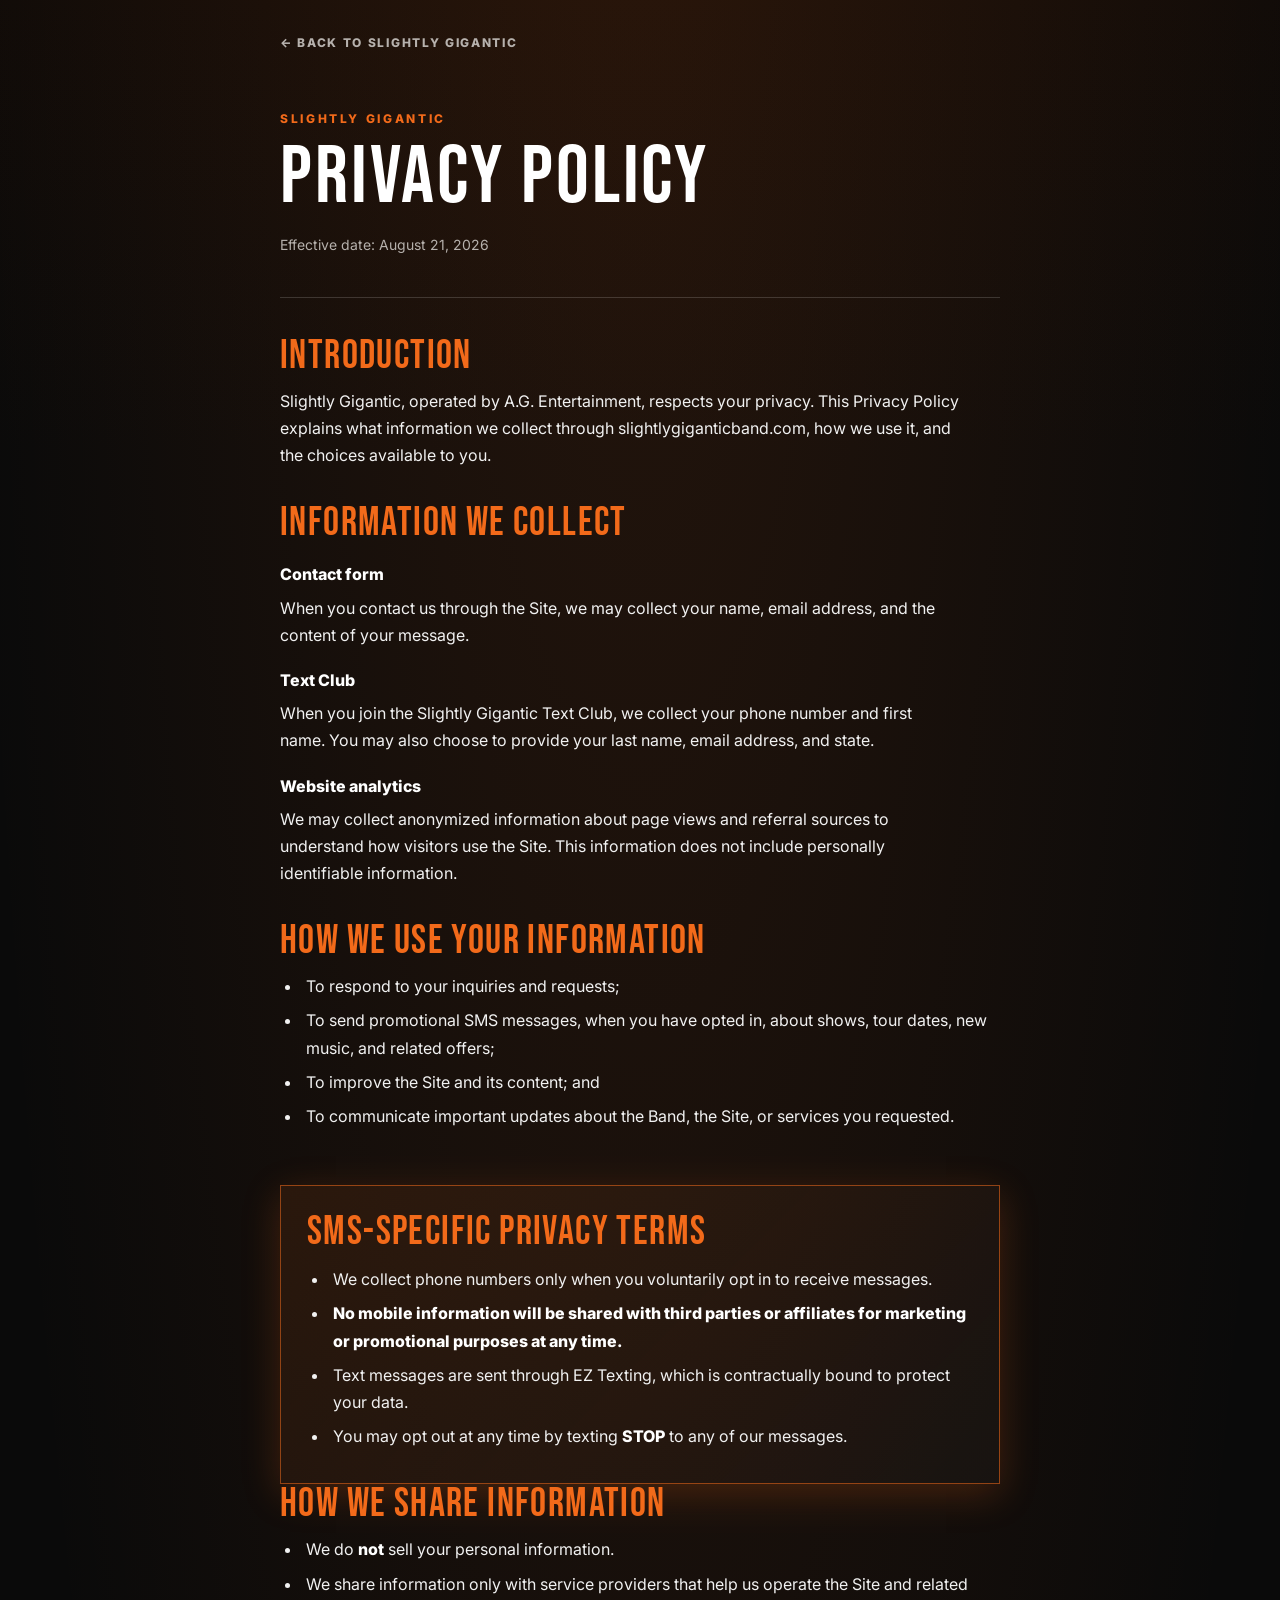
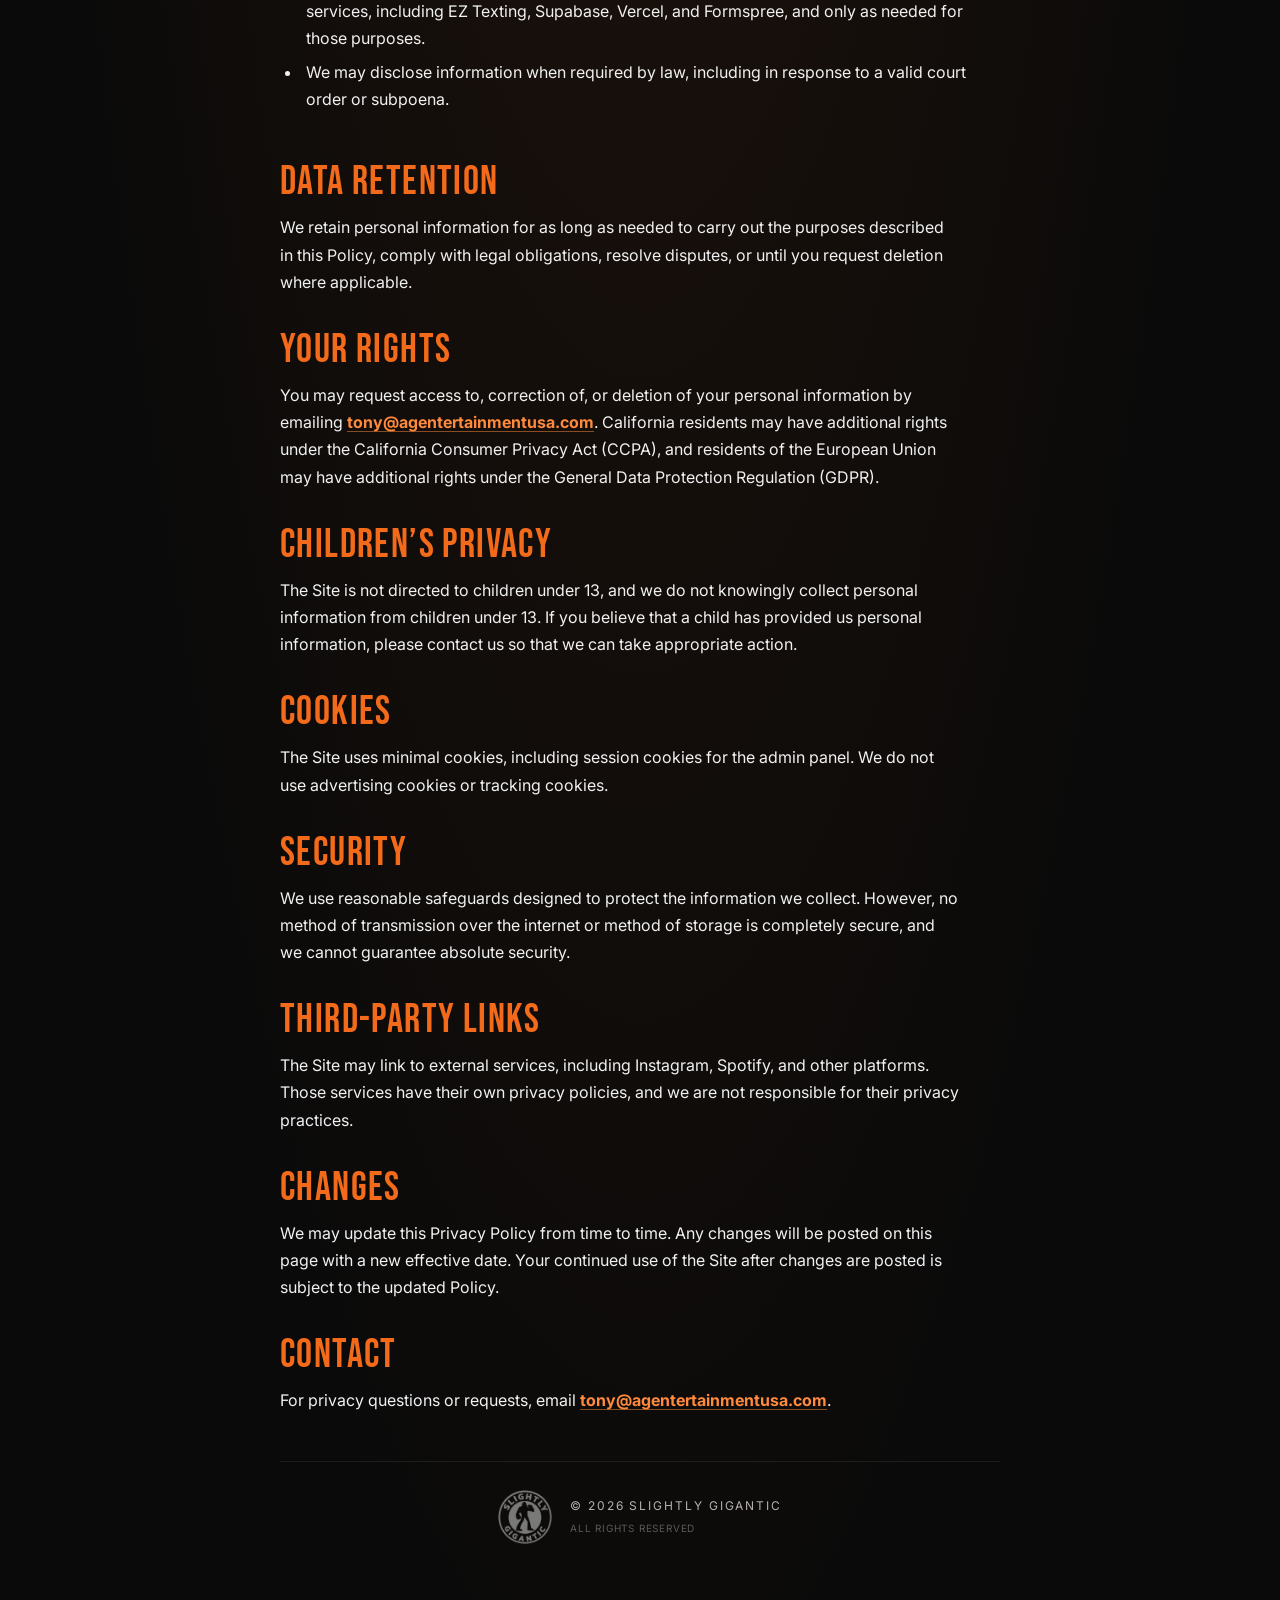
<file: privacy.html>
<!doctype html>
<html lang="en">
<head>
  <meta charset="utf-8">
  <meta name="viewport" content="width=device-width, initial-scale=1">
  <meta name="description" content="Privacy Policy for Slightly Gigantic, including SMS Text Club privacy terms.">
  <meta name="theme-color" content="#0a0a0a">
  <title>Privacy Policy | Slightly Gigantic</title>
  <link rel="icon" type="image/png" sizes="32x32" href="images/favicon-32.png">
  <link rel="icon" type="image/png" sizes="64x64" href="images/favicon-64.png">
  <link rel="shortcut icon" href="images/favicon.ico">
  <link rel="preconnect" href="https://fonts.googleapis.com">
  <link rel="preconnect" href="https://fonts.gstatic.com" crossorigin>
  <link href="https://fonts.googleapis.com/css2?family=Bebas+Neue&family=Inter:wght@500;600;700;800;900&display=swap" rel="stylesheet">
  <link rel="stylesheet" href="styles.css">
  <style>
    :root {
      --page-bg: #0a0a0a;
      --panel: rgba(16, 16, 16, .9);
      --text: #f1f1f1;
      --muted: #b6b1ad;
      --soft: rgba(255,255,255,.07);
      --line: rgba(255,255,255,.16);
      --orange: #f26a1a;
      --orange-bright: #ff8a3d;
      --orange-glow: rgba(242,106,26,.22);
      --display: "Bebas Neue", Impact, "Arial Narrow Bold", sans-serif;
      --body: "Inter", system-ui, -apple-system, "Segoe UI", sans-serif;
    }
    * { box-sizing: border-box; }
    html { background: var(--page-bg); scroll-behavior: smooth; }
    body {
      min-width: 320px;
      margin: 0;
      color: var(--text);
      background:
        radial-gradient(ellipse at 50% -18%, rgba(242,106,26,.12), transparent 43rem),
        linear-gradient(180deg, #100b08 0, var(--page-bg) 28rem);
      font-family: var(--body);
      font-size: 16px;
      line-height: 1.7;
      -webkit-font-smoothing: antialiased;
      text-rendering: optimizeLegibility;
    }
    a { color: inherit; }
    a:focus-visible { outline: 2px solid var(--orange); outline-offset: 4px; }
    .shell { width: min(100% - 40px, 720px); margin: 0 auto; padding: 28px 0 42px; }
    .back-link {
      display: inline-flex;
      align-items: center;
      color: var(--muted);
      font-size: 12px;
      font-weight: 800;
      letter-spacing: .14em;
      text-decoration: none;
      text-transform: uppercase;
      transition: color .16s ease, transform .16s ease;
    }
    .back-link:hover { color: var(--orange-bright); transform: translateX(-2px); }
    .masthead { padding: 54px 0 40px; border-bottom: 1px solid var(--line); }
    .eyebrow {
      margin: 0 0 10px;
      color: var(--orange);
      font-size: 12px;
      font-weight: 800;
      letter-spacing: .22em;
      text-transform: uppercase;
    }
    h1, h2 { font-family: var(--display); font-weight: 400; text-transform: uppercase; }
    h1 {
      margin: 0;
      color: #fff;
      font-size: clamp(50px, 10vw, 82px);
      letter-spacing: .035em;
      line-height: .92;
    }
    .updated { margin: 18px 0 0; color: var(--muted); font-size: 14px; }
    main { padding-top: 38px; }
    section { padding: 0 0 34px; }
    h2 {
      margin: 0 0 12px;
      color: var(--orange);
      font-size: clamp(28px, 5vw, 40px);
      letter-spacing: .035em;
      line-height: 1;
    }
    h3 { margin: 18px 0 6px; color: #fff; font-size: 16px; font-weight: 800; }
    p { margin: 0 0 15px; max-width: 68ch; }
    p:last-child { margin-bottom: 0; }
    ul { margin: 8px 0 15px; padding-left: 22px; }
    li { margin: 7px 0; padding-left: 4px; }
    strong { color: #fff; font-weight: 800; }
    .sms-privacy {
      margin-top: 6px;
      padding: 26px;
      border: 1px solid rgba(242,106,26,.55);
      background: linear-gradient(135deg, rgba(242,106,26,.10), rgba(255,255,255,.025));
      box-shadow: 0 10px 36px var(--orange-glow);
    }
    .sms-privacy h2 { margin-bottom: 14px; }
    .sms-privacy ul { margin-bottom: 0; }
    .important { color: #fff; font-weight: 800; }
    .email-link { color: var(--orange-bright); font-weight: 700; text-decoration-color: rgba(255,138,61,.5); text-underline-offset: 3px; }
    .email-link:hover { color: #fff; }
    footer {
      margin-top: 12px;
      padding: 28px 0;
      border-top: 1px solid rgba(255,255,255,.08);
      color: var(--muted);
      display: flex;
      align-items: center;
      justify-content: center;
      gap: 18px;
      font-size: 12px;
      letter-spacing: .16em;
      text-transform: uppercase;
    }
    footer .footer-mark {
      width: 54px;
      height: 54px;
      flex: 0 0 auto;
      background: url("images/logo-256.png") center / contain no-repeat;
      opacity: .45;
    }
    footer .footer-text { display: flex; flex-direction: column; gap: 4px; text-align: left; }
    footer .small { color: rgba(255,255,255,.32); font-size: 10px; letter-spacing: .08em; }
    @media (max-width: 560px) {
      .shell { width: min(100% - 28px, 720px); padding-top: 18px; }
      .masthead { padding: 42px 0 32px; }
      main { padding-top: 32px; }
      section { padding-bottom: 30px; }
      .sms-privacy { padding: 21px 18px; }
      footer { gap: 14px; }
      footer .footer-mark { width: 44px; height: 44px; }
    }
  </style>
</head>
<body>
  <div class="shell">
    <a class="back-link" href="/" aria-label="Return to the Slightly Gigantic homepage">← Back to Slightly Gigantic</a>

    <header class="masthead">
      <p class="eyebrow">Slightly Gigantic</p>
      <h1>Privacy Policy</h1>
      <p class="updated">Effective date: August 21, 2026</p>
    </header>

    <main>
      <section>
        <h2>Introduction</h2>
        <p>Slightly Gigantic, operated by A.G. Entertainment, respects your privacy. This Privacy Policy explains what information we collect through slightlygiganticband.com, how we use it, and the choices available to you.</p>
      </section>

      <section>
        <h2>Information We Collect</h2>
        <h3>Contact form</h3>
        <p>When you contact us through the Site, we may collect your name, email address, and the content of your message.</p>
        <h3>Text Club</h3>
        <p>When you join the Slightly Gigantic Text Club, we collect your phone number and first name. You may also choose to provide your last name, email address, and state.</p>
        <h3>Website analytics</h3>
        <p>We may collect anonymized information about page views and referral sources to understand how visitors use the Site. This information does not include personally identifiable information.</p>
      </section>

      <section>
        <h2>How We Use Your Information</h2>
        <ul>
          <li>To respond to your inquiries and requests;</li>
          <li>To send promotional SMS messages, when you have opted in, about shows, tour dates, new music, and related offers;</li>
          <li>To improve the Site and its content; and</li>
          <li>To communicate important updates about the Band, the Site, or services you requested.</li>
        </ul>
      </section>

      <section class="sms-privacy" aria-labelledby="sms-privacy-title">
        <h2 id="sms-privacy-title">SMS-Specific Privacy Terms</h2>
        <ul>
          <li>We collect phone numbers only when you voluntarily opt in to receive messages.</li>
          <li><span class="important">No mobile information will be shared with third parties or affiliates for marketing or promotional purposes at any time.</span></li>
          <li>Text messages are sent through EZ Texting, which is contractually bound to protect your data.</li>
          <li>You may opt out at any time by texting <strong>STOP</strong> to any of our messages.</li>
        </ul>
      </section>

      <section>
        <h2>How We Share Information</h2>
        <ul>
          <li>We do <strong>not</strong> sell your personal information.</li>
          <li>We share information only with service providers that help us operate the Site and related services, including EZ Texting, Supabase, Vercel, and Formspree, and only as needed for those purposes.</li>
          <li>We may disclose information when required by law, including in response to a valid court order or subpoena.</li>
        </ul>
      </section>

      <section>
        <h2>Data Retention</h2>
        <p>We retain personal information for as long as needed to carry out the purposes described in this Policy, comply with legal obligations, resolve disputes, or until you request deletion where applicable.</p>
      </section>

      <section>
        <h2>Your Rights</h2>
        <p>You may request access to, correction of, or deletion of your personal information by emailing <a class="email-link" href="mailto:tony@agentertainmentusa.com">tony@agentertainmentusa.com</a>. California residents may have additional rights under the California Consumer Privacy Act (CCPA), and residents of the European Union may have additional rights under the General Data Protection Regulation (GDPR).</p>
      </section>

      <section>
        <h2>Children’s Privacy</h2>
        <p>The Site is not directed to children under 13, and we do not knowingly collect personal information from children under 13. If you believe that a child has provided us personal information, please contact us so that we can take appropriate action.</p>
      </section>

      <section>
        <h2>Cookies</h2>
        <p>The Site uses minimal cookies, including session cookies for the admin panel. We do not use advertising cookies or tracking cookies.</p>
      </section>

      <section>
        <h2>Security</h2>
        <p>We use reasonable safeguards designed to protect the information we collect. However, no method of transmission over the internet or method of storage is completely secure, and we cannot guarantee absolute security.</p>
      </section>

      <section>
        <h2>Third-Party Links</h2>
        <p>The Site may link to external services, including Instagram, Spotify, and other platforms. Those services have their own privacy policies, and we are not responsible for their privacy practices.</p>
      </section>

      <section>
        <h2>Changes</h2>
        <p>We may update this Privacy Policy from time to time. Any changes will be posted on this page with a new effective date. Your continued use of the Site after changes are posted is subject to the updated Policy.</p>
      </section>

      <section>
        <h2>Contact</h2>
        <p>For privacy questions or requests, email <a class="email-link" href="mailto:tony@agentertainmentusa.com">tony@agentertainmentusa.com</a>.</p>
      </section>
    </main>

    <footer>
      <div class="footer-mark" aria-hidden="true"></div>
      <div class="footer-text">
        <span>© 2026 Slightly Gigantic</span>
        <span class="small">All rights reserved</span>
      </div>
    </footer>
  </div>
</body>
</html>
</file>
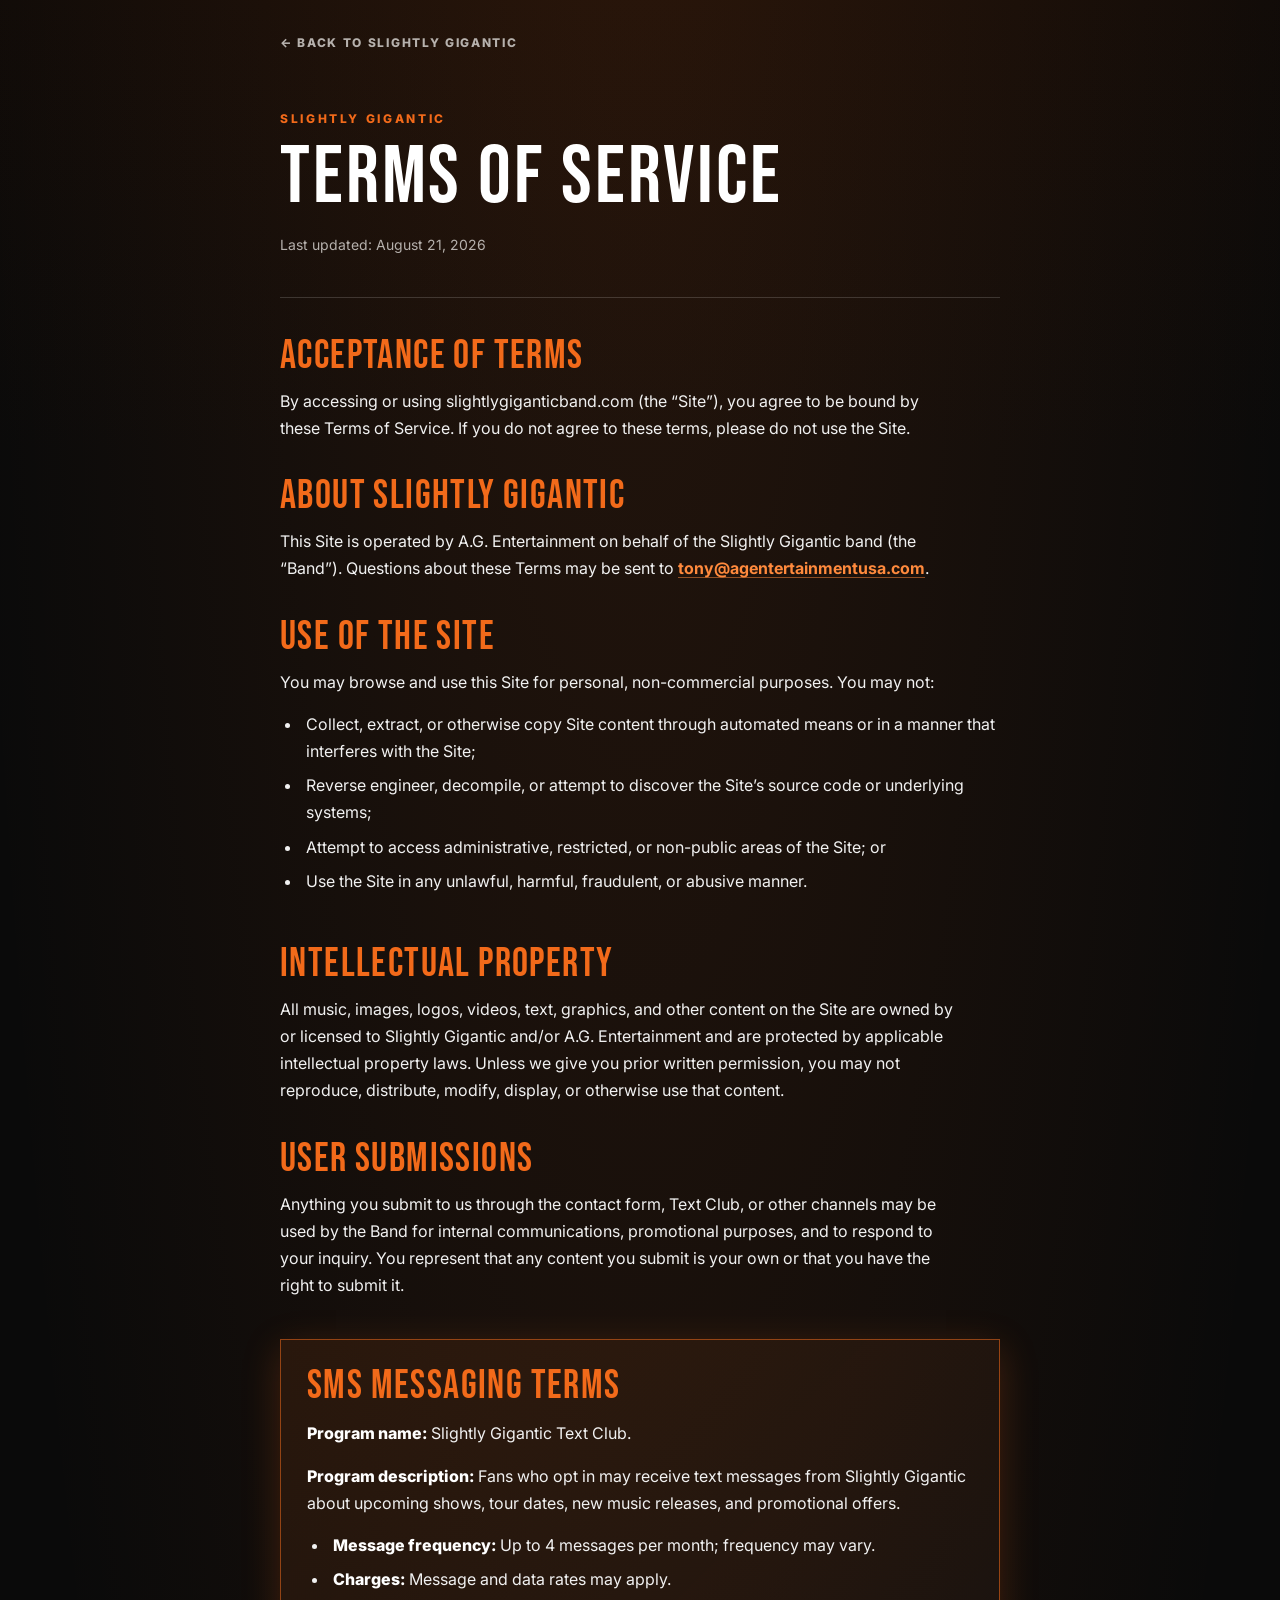
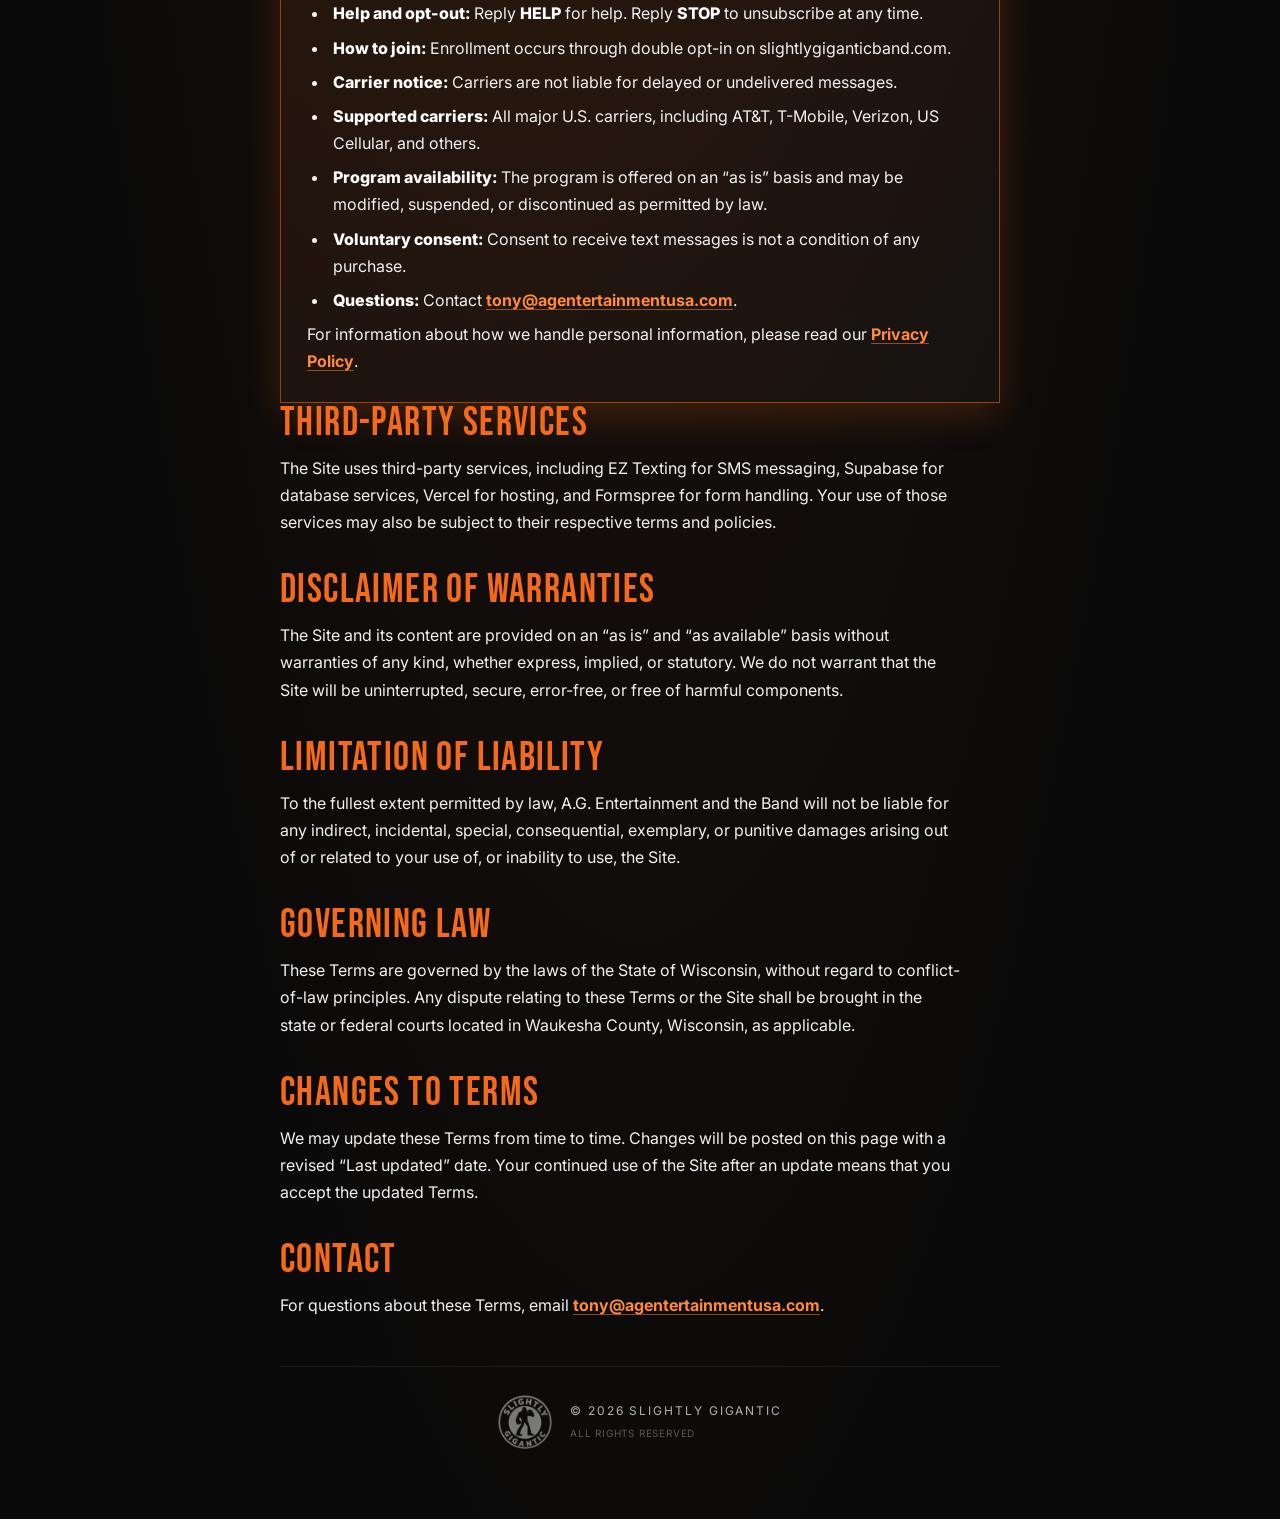
<file: terms.html>
<!doctype html>
<html lang="en">
<head>
  <meta charset="utf-8">
  <meta name="viewport" content="width=device-width, initial-scale=1">
  <meta name="description" content="Terms of Service for Slightly Gigantic, including Text Club SMS messaging terms.">
  <meta name="theme-color" content="#0a0a0a">
  <title>Terms of Service | Slightly Gigantic</title>
  <link rel="icon" type="image/png" sizes="32x32" href="images/favicon-32.png">
  <link rel="icon" type="image/png" sizes="64x64" href="images/favicon-64.png">
  <link rel="shortcut icon" href="images/favicon.ico">
  <link rel="preconnect" href="https://fonts.googleapis.com">
  <link rel="preconnect" href="https://fonts.gstatic.com" crossorigin>
  <link href="https://fonts.googleapis.com/css2?family=Bebas+Neue&family=Inter:wght@500;600;700;800;900&display=swap" rel="stylesheet">
  <link rel="stylesheet" href="styles.css">
  <style>
    :root {
      --page-bg: #0a0a0a;
      --panel: rgba(16, 16, 16, .9);
      --text: #f1f1f1;
      --muted: #b6b1ad;
      --soft: rgba(255,255,255,.07);
      --line: rgba(255,255,255,.16);
      --orange: #f26a1a;
      --orange-bright: #ff8a3d;
      --orange-glow: rgba(242,106,26,.22);
      --display: "Bebas Neue", Impact, "Arial Narrow Bold", sans-serif;
      --body: "Inter", system-ui, -apple-system, "Segoe UI", sans-serif;
    }
    * { box-sizing: border-box; }
    html { background: var(--page-bg); scroll-behavior: smooth; }
    body {
      min-width: 320px;
      margin: 0;
      color: var(--text);
      background:
        radial-gradient(ellipse at 50% -18%, rgba(242,106,26,.12), transparent 43rem),
        linear-gradient(180deg, #100b08 0, var(--page-bg) 28rem);
      font-family: var(--body);
      font-size: 16px;
      line-height: 1.7;
      -webkit-font-smoothing: antialiased;
      text-rendering: optimizeLegibility;
    }
    a { color: inherit; }
    a:focus-visible { outline: 2px solid var(--orange); outline-offset: 4px; }
    .shell { width: min(100% - 40px, 720px); margin: 0 auto; padding: 28px 0 42px; }
    .back-link {
      display: inline-flex;
      align-items: center;
      color: var(--muted);
      font-size: 12px;
      font-weight: 800;
      letter-spacing: .14em;
      text-decoration: none;
      text-transform: uppercase;
      transition: color .16s ease, transform .16s ease;
    }
    .back-link:hover { color: var(--orange-bright); transform: translateX(-2px); }
    .masthead { padding: 54px 0 40px; border-bottom: 1px solid var(--line); }
    .eyebrow {
      margin: 0 0 10px;
      color: var(--orange);
      font-size: 12px;
      font-weight: 800;
      letter-spacing: .22em;
      text-transform: uppercase;
    }
    h1, h2 { font-family: var(--display); font-weight: 400; text-transform: uppercase; }
    h1 {
      margin: 0;
      color: #fff;
      font-size: clamp(50px, 10vw, 82px);
      letter-spacing: .035em;
      line-height: .92;
    }
    .updated { margin: 18px 0 0; color: var(--muted); font-size: 14px; }
    main { padding-top: 38px; }
    section { padding: 0 0 34px; }
    h2 {
      margin: 0 0 12px;
      color: var(--orange);
      font-size: clamp(28px, 5vw, 40px);
      letter-spacing: .035em;
      line-height: 1;
    }
    p { margin: 0 0 15px; max-width: 68ch; }
    p:last-child { margin-bottom: 0; }
    ul { margin: 8px 0 15px; padding-left: 22px; }
    li { margin: 7px 0; padding-left: 4px; }
    strong { color: #fff; font-weight: 800; }
    .sms-terms {
      margin-top: 6px;
      padding: 26px;
      border: 1px solid rgba(242,106,26,.55);
      background: linear-gradient(135deg, rgba(242,106,26,.10), rgba(255,255,255,.025));
      box-shadow: 0 10px 36px var(--orange-glow);
    }
    .sms-terms h2 { margin-bottom: 14px; }
    .sms-terms ul { margin-bottom: 0; }
    .email-link, .inline-link { color: var(--orange-bright); font-weight: 700; text-decoration-color: rgba(255,138,61,.5); text-underline-offset: 3px; }
    .email-link:hover, .inline-link:hover { color: #fff; }
    footer {
      margin-top: 12px;
      padding: 28px 0;
      border-top: 1px solid rgba(255,255,255,.08);
      color: var(--muted);
      display: flex;
      align-items: center;
      justify-content: center;
      gap: 18px;
      font-size: 12px;
      letter-spacing: .16em;
      text-transform: uppercase;
    }
    footer .footer-mark {
      width: 54px;
      height: 54px;
      flex: 0 0 auto;
      background: url("images/logo-256.png") center / contain no-repeat;
      opacity: .45;
    }
    footer .footer-text { display: flex; flex-direction: column; gap: 4px; text-align: left; }
    footer .small { color: rgba(255,255,255,.32); font-size: 10px; letter-spacing: .08em; }
    @media (max-width: 560px) {
      .shell { width: min(100% - 28px, 720px); padding-top: 18px; }
      .masthead { padding: 42px 0 32px; }
      main { padding-top: 32px; }
      section { padding-bottom: 30px; }
      .sms-terms { padding: 21px 18px; }
      footer { gap: 14px; }
      footer .footer-mark { width: 44px; height: 44px; }
    }
  </style>
</head>
<body>
  <div class="shell">
    <a class="back-link" href="/" aria-label="Return to the Slightly Gigantic homepage">← Back to Slightly Gigantic</a>

    <header class="masthead">
      <p class="eyebrow">Slightly Gigantic</p>
      <h1>Terms of Service</h1>
      <p class="updated">Last updated: August 21, 2026</p>
    </header>

    <main>
      <section>
        <h2>Acceptance of Terms</h2>
        <p>By accessing or using slightlygiganticband.com (the “Site”), you agree to be bound by these Terms of Service. If you do not agree to these terms, please do not use the Site.</p>
      </section>

      <section>
        <h2>About Slightly Gigantic</h2>
        <p>This Site is operated by A.G. Entertainment on behalf of the Slightly Gigantic band (the “Band”). Questions about these Terms may be sent to <a class="email-link" href="mailto:tony@agentertainmentusa.com">tony@agentertainmentusa.com</a>.</p>
      </section>

      <section>
        <h2>Use of the Site</h2>
        <p>You may browse and use this Site for personal, non-commercial purposes. You may not:</p>
        <ul>
          <li>Collect, extract, or otherwise copy Site content through automated means or in a manner that interferes with the Site;</li>
          <li>Reverse engineer, decompile, or attempt to discover the Site’s source code or underlying systems;</li>
          <li>Attempt to access administrative, restricted, or non-public areas of the Site; or</li>
          <li>Use the Site in any unlawful, harmful, fraudulent, or abusive manner.</li>
        </ul>
      </section>

      <section>
        <h2>Intellectual Property</h2>
        <p>All music, images, logos, videos, text, graphics, and other content on the Site are owned by or licensed to Slightly Gigantic and/or A.G. Entertainment and are protected by applicable intellectual property laws. Unless we give you prior written permission, you may not reproduce, distribute, modify, display, or otherwise use that content.</p>
      </section>

      <section>
        <h2>User Submissions</h2>
        <p>Anything you submit to us through the contact form, Text Club, or other channels may be used by the Band for internal communications, promotional purposes, and to respond to your inquiry. You represent that any content you submit is your own or that you have the right to submit it.</p>
      </section>

      <section class="sms-terms" aria-labelledby="sms-terms-title">
        <h2 id="sms-terms-title">SMS Messaging Terms</h2>
        <p><strong>Program name:</strong> Slightly Gigantic Text Club.</p>
        <p><strong>Program description:</strong> Fans who opt in may receive text messages from Slightly Gigantic about upcoming shows, tour dates, new music releases, and promotional offers.</p>
        <ul>
          <li><strong>Message frequency:</strong> Up to 4 messages per month; frequency may vary.</li>
          <li><strong>Charges:</strong> Message and data rates may apply.</li>
          <li><strong>Help and opt-out:</strong> Reply <strong>HELP</strong> for help. Reply <strong>STOP</strong> to unsubscribe at any time.</li>
          <li><strong>How to join:</strong> Enrollment occurs through double opt-in on slightlygiganticband.com.</li>
          <li><strong>Carrier notice:</strong> Carriers are not liable for delayed or undelivered messages.</li>
          <li><strong>Supported carriers:</strong> All major U.S. carriers, including AT&amp;T, T-Mobile, Verizon, US Cellular, and others.</li>
          <li><strong>Program availability:</strong> The program is offered on an “as is” basis and may be modified, suspended, or discontinued as permitted by law.</li>
          <li><strong>Voluntary consent:</strong> Consent to receive text messages is not a condition of any purchase.</li>
          <li><strong>Questions:</strong> Contact <a class="email-link" href="mailto:tony@agentertainmentusa.com">tony@agentertainmentusa.com</a>.</li>
        </ul>
        <p>For information about how we handle personal information, please read our <a class="inline-link" href="/privacy">Privacy Policy</a>.</p>
      </section>

      <section>
        <h2>Third-Party Services</h2>
        <p>The Site uses third-party services, including EZ Texting for SMS messaging, Supabase for database services, Vercel for hosting, and Formspree for form handling. Your use of those services may also be subject to their respective terms and policies.</p>
      </section>

      <section>
        <h2>Disclaimer of Warranties</h2>
        <p>The Site and its content are provided on an “as is” and “as available” basis without warranties of any kind, whether express, implied, or statutory. We do not warrant that the Site will be uninterrupted, secure, error-free, or free of harmful components.</p>
      </section>

      <section>
        <h2>Limitation of Liability</h2>
        <p>To the fullest extent permitted by law, A.G. Entertainment and the Band will not be liable for any indirect, incidental, special, consequential, exemplary, or punitive damages arising out of or related to your use of, or inability to use, the Site.</p>
      </section>

      <section>
        <h2>Governing Law</h2>
        <p>These Terms are governed by the laws of the State of Wisconsin, without regard to conflict-of-law principles. Any dispute relating to these Terms or the Site shall be brought in the state or federal courts located in Waukesha County, Wisconsin, as applicable.</p>
      </section>

      <section>
        <h2>Changes to Terms</h2>
        <p>We may update these Terms from time to time. Changes will be posted on this page with a revised “Last updated” date. Your continued use of the Site after an update means that you accept the updated Terms.</p>
      </section>

      <section>
        <h2>Contact</h2>
        <p>For questions about these Terms, email <a class="email-link" href="mailto:tony@agentertainmentusa.com">tony@agentertainmentusa.com</a>.</p>
      </section>
    </main>

    <footer>
      <div class="footer-mark" aria-hidden="true"></div>
      <div class="footer-text">
        <span>© 2026 Slightly Gigantic</span>
        <span class="small">All rights reserved</span>
      </div>
    </footer>
  </div>
</body>
</html>
</file>
<file: styles.css>
/* =====================================================================
   Slightly Gigantic — Fan Reel Challenge
   Styles for the public #reel-challenge section (index.html) and the
   "Fan Reel Challenge" admin card (admin.html).
   Reuses the site's existing CSS variables (--red, --muted, --line,
   --display, --body, etc.) defined inline in each page's <style> block.
   Adds a scoped --orange accent for this feature only, per the brief.
   ===================================================================== */

:root {
  --orange: #f26a1a;
  --orange-bright: #ff8a3d;
  --orange-glow: rgba(242, 106, 26, 0.45);
}

/* =====================================================================
   PUBLIC SECTION — index.html #reel-challenge
   ===================================================================== */

.reel-challenge {
  margin-top: 36px;
  background: #0a0606;
  border: 1px solid rgba(255,255,255,0.18);
  overflow: hidden;
  scroll-margin-top: 24px;
}

.reel-challenge .rc-inner {
  position: relative;
  z-index: 1;
}

/* ---- Shared section padding rhythm ---- */
.rc-block {
  padding: 48px 28px;
  border-top: 1px solid rgba(255,255,255,0.1);
}
.rc-block:first-child { border-top: none; }

.rc-eyebrow {
  color: var(--orange);
  font-weight: 800;
  text-transform: uppercase;
  letter-spacing: 0.2em;
  font-size: 12px;
  margin-bottom: 10px;
}

/* ---- 1. Hero band ---- */
.rc-hero {
  padding: 64px 28px 56px;
  text-align: center;
  position: relative;
  background: linear-gradient(180deg, #120a06 0%, #0a0606 100%);
}
.rc-hero::before {
  content: "";
  display: block;
  width: 120px;
  height: 4px;
  background: var(--orange);
  margin: 0 auto 22px;
  box-shadow: 0 0 20px var(--orange-glow);
}
.rc-hero-title {
  font-family: var(--display);
  font-size: clamp(40px, 7vw, 84px);
  line-height: 0.95;
  text-transform: uppercase;
  letter-spacing: 0.03em;
  margin: 0 0 14px;
  color: #fff;
}
.rc-hero-title .rc-script {
  display: inline-block;
  font-family: Georgia, "Times New Roman", serif;
  font-style: italic;
  font-weight: 400;
  color: var(--orange);
  text-transform: none;
  letter-spacing: 0;
}
.rc-hero-subhead {
  font-size: clamp(18px, 2.4vw, 26px);
  font-weight: 800;
  color: #fff;
  text-transform: uppercase;
  letter-spacing: 0.06em;
  margin: 0 0 14px;
}
.rc-hero-copy {
  max-width: 560px;
  margin: 0 auto 30px;
  color: var(--muted);
  font-size: 15px;
  line-height: 1.6;
}
.rc-hero .btn-orange {
  font-size: 16px;
  padding: 16px 30px;
}
.rc-ended-note {
  max-width: 560px;
  margin: 0 auto;
  padding: 20px;
  border: 1px dashed rgba(255,255,255,0.25);
  color: var(--muted);
  font-weight: 700;
  text-transform: uppercase;
  letter-spacing: 0.06em;
  font-size: 14px;
}

/* ---- Orange CTA button (feature-scoped, mirrors .btn-red) ---- */
.btn-orange {
  display: inline-flex;
  align-items: center;
  justify-content: center;
  gap: 10px;
  padding: 13px 22px;
  background: var(--orange);
  color: #fff;
  font-weight: 800;
  text-transform: uppercase;
  letter-spacing: 0.12em;
  font-size: 14px;
  border-radius: 2px;
  border: 0;
  transition: background .15s ease, transform .15s ease;
  box-shadow: 0 4px 18px var(--orange-glow);
}
.btn-orange:hover { background: var(--orange-bright); transform: translateY(-1px); }
.btn-orange:disabled { opacity: .6; cursor: not-allowed; transform: none; }
.btn-orange-outline {
  display: inline-flex;
  align-items: center;
  justify-content: center;
  gap: 10px;
  padding: 12px 20px;
  background: transparent;
  color: var(--orange);
  font-weight: 800;
  text-transform: uppercase;
  letter-spacing: 0.1em;
  font-size: 13px;
  border-radius: 2px;
  border: 1px solid var(--orange);
  transition: background .15s ease, color .15s ease;
}
.btn-orange-outline:hover { background: var(--orange); color: #fff; }

/* ---- 2. How to Enter ---- */
.rc-steps-title, .rc-section-title {
  font-family: var(--display);
  font-size: clamp(28px, 4vw, 44px);
  text-transform: uppercase;
  letter-spacing: 0.03em;
  margin: 0 0 26px;
  color: #fff;
  text-align: center;
}
.rc-steps {
  display: grid;
  grid-template-columns: repeat(5, 1fr);
  gap: 16px;
  max-width: 1100px;
  margin: 0 auto;
}
.rc-step {
  text-align: center;
  padding: 18px 12px;
  border: 1px solid rgba(255,255,255,0.14);
  background: rgba(255,255,255,0.03);
}
.rc-step-num {
  width: 40px;
  height: 40px;
  border-radius: 50%;
  background: var(--orange);
  color: #fff;
  font-family: var(--display);
  font-size: 18px;
  display: grid;
  place-items: center;
  margin: 0 auto 12px;
}
.rc-step-label {
  font-weight: 800;
  text-transform: uppercase;
  letter-spacing: 0.08em;
  font-size: 13px;
  color: #fff;
}
.rc-step-hint {
  font-size: 12px;
  color: var(--muted);
  margin-top: 4px;
}

/* ---- 3. Monthly Prize ---- */
.rc-prize-headline {
  font-family: var(--display);
  font-size: clamp(26px, 3.6vw, 40px);
  text-transform: uppercase;
  text-align: center;
  letter-spacing: 0.03em;
  margin: 0 0 24px;
  color: #fff;
}
.rc-prize-list {
  list-style: none;
  margin: 0 auto;
  padding: 0;
  max-width: 620px;
  display: grid;
  gap: 12px;
}
.rc-prize-list li {
  display: flex;
  align-items: flex-start;
  gap: 12px;
  padding: 14px 16px;
  border: 1px solid rgba(255,255,255,0.14);
  background: rgba(255,255,255,0.03);
  font-weight: 700;
  color: #fff;
  font-size: 15px;
}
.rc-prize-list li svg {
  flex-shrink: 0;
  width: 20px;
  height: 20px;
  color: var(--orange);
  margin-top: 2px;
}

/* ---- 4. Ideas grid ---- */
.rc-ideas-grid {
  display: grid;
  grid-template-columns: repeat(4, 1fr);
  gap: 12px;
  max-width: 1100px;
  margin: 0 auto;
}
.rc-idea {
  display: flex;
  align-items: center;
  gap: 10px;
  padding: 14px 14px;
  border: 1px solid rgba(255,255,255,0.14);
  background: rgba(255,255,255,0.03);
  font-weight: 700;
  font-size: 14px;
  color: #fff;
}
.rc-idea .rc-idea-emoji {
  font-size: 20px;
  line-height: 1;
  flex-shrink: 0;
}

/* ---- 5. Submit form ---- */
.rc-form-wrap { max-width: 640px; margin: 0 auto; }
.rc-form { display: grid; gap: 16px; }
.rc-field { display: grid; gap: 6px; }
.rc-field label {
  font-size: 11px;
  font-weight: 800;
  letter-spacing: 0.14em;
  text-transform: uppercase;
  color: var(--muted);
}
.rc-field input,
.rc-field select,
.rc-field textarea {
  width: 100%;
  padding: 12px 14px;
  background: rgba(255,255,255,0.04);
  border: 1px solid rgba(255,255,255,0.2);
  border-radius: 3px;
  color: #fff;
  font-family: var(--body);
  font-size: 14px;
}
.rc-field input:focus,
.rc-field select:focus,
.rc-field textarea:focus {
  outline: none;
  border-color: var(--orange);
  background: rgba(255,255,255,0.07);
}
/* The dropdown popup uses the OS renderer; force a dark palette so every song is legible. */
.rc-field select {
  background-color: #1a1a1a;
  color-scheme: dark;
}
.rc-field select option {
  background-color: #1a1a1a;
  color: #ffffff;
  padding: 10px 14px;
}
.rc-field select option:hover,
.rc-field select option:focus,
.rc-field select option:checked {
  background-color: var(--orange) !important;
  color: #ffffff !important;
}
.rc-field select option[value=""] {
  color: #888;
}
.rc-field-row {
  display: grid;
  grid-template-columns: 1fr 1fr;
  gap: 16px;
}
.rc-consent {
  display: flex;
  align-items: flex-start;
  gap: 10px;
  font-size: 13px;
  color: var(--muted);
  line-height: 1.5;
}
.rc-consent input[type="checkbox"] {
  width: 18px;
  height: 18px;
  margin-top: 1px;
  accent-color: var(--orange);
  cursor: pointer;
  flex-shrink: 0;
}
.rc-form-error {
  color: #ff8a5a;
  font-size: 13px;
  font-weight: 700;
  min-height: 18px;
  display: none;
}
.rc-form-error.show { display: block; }
.rc-song-other { display: none; margin-top: 8px; }
.rc-song-other.show { display: block; }
.rc-form-footnote {
  text-align: center;
  color: var(--muted);
  font-size: 12px;
  margin-top: 18px;
  line-height: 1.6;
}
.rc-success {
  display: none;
  text-align: center;
  padding: 40px 20px;
  border: 1px solid var(--orange);
  background: rgba(242,106,26,0.08);
}
.rc-success.show { display: block; }
.rc-success svg {
  width: 44px;
  height: 44px;
  color: var(--orange);
  margin: 0 auto 14px;
}
.rc-success p {
  font-size: 16px;
  font-weight: 700;
  color: #fff;
  max-width: 440px;
  margin: 0 auto;
}

/* ---- 6. Hall of Fame ---- */
.rc-hof-empty {
  text-align: center;
  color: var(--muted);
  padding: 40px 20px;
  border: 1px dashed rgba(255,255,255,0.25);
  max-width: 560px;
  margin: 0 auto;
  font-size: 14px;
}
.rc-hof-grid {
  display: grid;
  grid-template-columns: repeat(4, 1fr);
  gap: 20px;
  max-width: 1200px;
  margin: 0 auto;
}
.rc-hof-card {
  background: rgba(255,255,255,0.03);
  border: 1px solid rgba(255,255,255,0.14);
  padding: 12px;
  display: flex;
  flex-direction: column;
  gap: 10px;
}
.rc-hof-embed-wrap {
  position: relative;
  width: 100%;
  max-width: 340px;
  aspect-ratio: 9 / 16;
  margin: 0 auto;
  background: #000;
  overflow: hidden;
  border: 1px solid rgba(255,255,255,0.1);
}
.rc-hof-embed-wrap iframe,
.rc-hof-embed-wrap blockquote {
  width: 100%;
  height: 100%;
  border: 0;
  margin: 0;
}
.rc-hof-fallback {
  display: flex;
  flex-direction: column;
  align-items: center;
  justify-content: center;
  gap: 10px;
  width: 100%;
  height: 100%;
  color: var(--muted);
  text-align: center;
  padding: 16px;
}
.rc-hof-fallback svg { width: 30px; height: 30px; color: var(--orange); }
.rc-hof-fallback a {
  color: var(--orange);
  font-weight: 800;
  text-transform: uppercase;
  letter-spacing: 0.08em;
  font-size: 12px;
  text-decoration: underline;
}
.rc-hof-meta {
  display: flex;
  align-items: center;
  justify-content: space-between;
  gap: 8px;
  flex-wrap: wrap;
}
.rc-hof-handle {
  font-weight: 800;
  color: #fff;
  font-size: 14px;
}
.rc-hof-badge {
  background: var(--orange);
  color: #fff;
  font-size: 10px;
  font-weight: 800;
  letter-spacing: 0.1em;
  text-transform: uppercase;
  padding: 4px 8px;
  border-radius: 2px;
  white-space: nowrap;
}

/* ---- 7. Grand Prize ---- */
.rc-grand-copy {
  max-width: 640px;
  margin: 0 auto 30px;
  text-align: center;
  color: var(--muted);
  font-size: 15px;
  line-height: 1.6;
}
.rc-grand-row {
  display: grid;
  grid-template-columns: repeat(3, 1fr);
  gap: 16px;
  max-width: 900px;
  margin: 0 auto;
}
.rc-grand-item {
  text-align: center;
  padding: 26px 16px;
  border: 1px solid var(--orange);
  background: rgba(242,106,26,0.06);
}
.rc-grand-item svg { width: 32px; height: 32px; color: var(--orange); margin: 0 auto 12px; }
.rc-grand-item strong {
  display: block;
  color: #fff;
  font-weight: 800;
  text-transform: uppercase;
  letter-spacing: 0.06em;
  font-size: 14px;
}

/* ---- 8. Rules footer ---- */
.rc-footer {
  text-align: center;
  padding: 36px 28px 44px;
}
.rc-footer-rules {
  display: inline-flex;
  align-items: center;
  gap: 8px;
  color: var(--orange);
  font-weight: 800;
  text-transform: uppercase;
  letter-spacing: 0.1em;
  font-size: 14px;
  text-decoration: underline;
  margin-bottom: 18px;
}
.rc-hashtag-line {
  color: var(--muted);
  font-size: 13px;
  max-width: 480px;
  margin: 0 auto 18px;
  line-height: 1.6;
}
.rc-hashtag-line strong { color: var(--orange); }
.rc-socials {
  display: flex;
  justify-content: center;
  gap: 14px;
}
.rc-socials a {
  width: 36px;
  height: 36px;
  border-radius: 50%;
  border: 1px solid var(--orange);
  color: var(--orange);
  display: grid;
  place-items: center;
  transition: background .15s ease, color .15s ease;
}
.rc-socials a:hover { background: var(--orange); color: #fff; }
.rc-socials a svg { width: 16px; height: 16px; }

/* ---- Responsive ---- */
@media (max-width: 1024px) {
  .rc-steps { grid-template-columns: repeat(3, 1fr); }
  .rc-ideas-grid { grid-template-columns: repeat(2, 1fr); }
  .rc-hof-grid { grid-template-columns: repeat(2, 1fr); }
  .rc-grand-row { grid-template-columns: 1fr; }
}
@media (max-width: 680px) {
  .rc-block, .rc-hero, .rc-footer { padding-left: 18px; padding-right: 18px; }
  .rc-steps { grid-template-columns: repeat(2, 1fr); }
  .rc-ideas-grid { grid-template-columns: 1fr 1fr; }
  .rc-hof-grid { grid-template-columns: 1fr; }
  .rc-field-row { grid-template-columns: 1fr; }
}
@media (max-width: 420px) {
  .rc-steps { grid-template-columns: 1fr; }
}

/* =====================================================================
   ADMIN — admin.html "Fan Reel Challenge" card
   ===================================================================== */

.rc-admin-tabs {
  display: flex;
  gap: 6px;
  flex-wrap: wrap;
}
.rc-admin-tab {
  padding: 8px 14px;
  border-radius: 4px;
  border: 1px solid var(--line);
  background: rgba(255,255,255,0.04);
  color: var(--muted);
  font-weight: 800;
  text-transform: uppercase;
  letter-spacing: 0.08em;
  font-size: 12px;
  cursor: pointer;
  transition: background .15s ease, border-color .15s ease, color .15s ease;
}
.rc-admin-tab:hover { color: #fff; border-color: rgba(255,255,255,0.3); }
.rc-admin-tab.active { background: var(--orange); color: #fff; border-color: var(--orange); }
.rc-admin-tab .rc-count-pill {
  display: inline-block;
  margin-left: 6px;
  background: rgba(0,0,0,0.3);
  border-radius: 8px;
  padding: 1px 6px;
  font-size: 10px;
}

.rc-admin-panel { display: none; }
.rc-admin-panel.active { display: block; }

.rc-array-editor { display: grid; gap: 10px; margin-top: 8px; }
.rc-array-row {
  display: flex;
  align-items: center;
  gap: 8px;
  background: var(--panel-2);
  border: 1px solid var(--line);
  border-radius: 6px;
  padding: 8px 10px;
}
.rc-array-row input { flex: 1; }
.rc-array-row .rc-emoji-input { flex: 0 0 64px; text-align: center; }

.rc-filter-bar {
  display: flex;
  gap: 8px;
  flex-wrap: wrap;
  margin-bottom: 14px;
}
.rc-filter-btn {
  padding: 7px 14px;
  border-radius: 4px;
  border: 1px solid var(--line);
  background: rgba(255,255,255,0.04);
  color: var(--muted);
  font-weight: 800;
  text-transform: uppercase;
  letter-spacing: 0.08em;
  font-size: 11px;
  cursor: pointer;
}
.rc-filter-btn:hover { color: #fff; border-color: rgba(255,255,255,0.3); }
.rc-filter-btn.active { background: var(--orange); color: #fff; border-color: var(--orange); }

.rc-sub-item {
  background: var(--panel-2);
  border: 1px solid var(--line);
  border-radius: 6px;
  padding: 14px 16px;
  margin-bottom: 12px;
}
.rc-sub-head {
  display: flex;
  align-items: baseline;
  justify-content: space-between;
  gap: 10px;
  flex-wrap: wrap;
  margin-bottom: 8px;
}
.rc-sub-name { font-weight: 800; color: #fff; font-size: 15px; }
.rc-sub-handle { color: var(--orange); font-weight: 700; font-size: 13px; margin-left: 8px; }
.rc-sub-email { color: rgba(255,255,255,0.35); font-size: 12px; }
.rc-sub-meta { display: grid; gap: 4px; font-size: 13px; color: var(--muted); margin-bottom: 10px; }
.rc-sub-meta a { color: var(--orange); word-break: break-all; }
.rc-status-badge {
  display: inline-block;
  padding: 3px 9px;
  border-radius: 3px;
  font-size: 10px;
  font-weight: 800;
  text-transform: uppercase;
  letter-spacing: 0.08em;
}
.rc-status-pending  { background: rgba(255,193,7,0.18); color: #ffc107; }
.rc-status-approved { background: rgba(46,204,113,0.18); color: #2ecc71; }
.rc-status-rejected { background: rgba(255,108,112,0.18); color: #ff6c70; }
.rc-sub-actions {
  display: flex;
  align-items: center;
  gap: 8px;
  flex-wrap: wrap;
}
.rc-sub-actions input[type="text"] {
  width: 160px;
  padding: 6px 10px;
  font-size: 12px;
}

@media (max-width: 640px) {
  .rc-sub-actions input[type="text"] { width: 100%; }
}

/* ---- Admin spacing/layout utility classes (scoped to Fan Reel Challenge card) ---- */
.rc-field-block          { margin-top: 18px; }
.rc-field-block:first-child { margin-top: 0; }
.rc-checkbox-field       { margin-bottom: 18px; }
.rc-checkbox-label       { display: flex; align-items: center; gap: 10px; cursor: pointer; user-select: none; }
.rc-checkbox             { width: 18px; height: 18px; accent-color: var(--orange); cursor: pointer; }
.rc-help-tight           { margin: 2px 0 8px; }
.rc-add-btn              { margin-top: 8px; }
.rc-refresh-btn          { margin-left: auto; }
.rc-status-line          { margin-bottom: 10px; }
</file>
